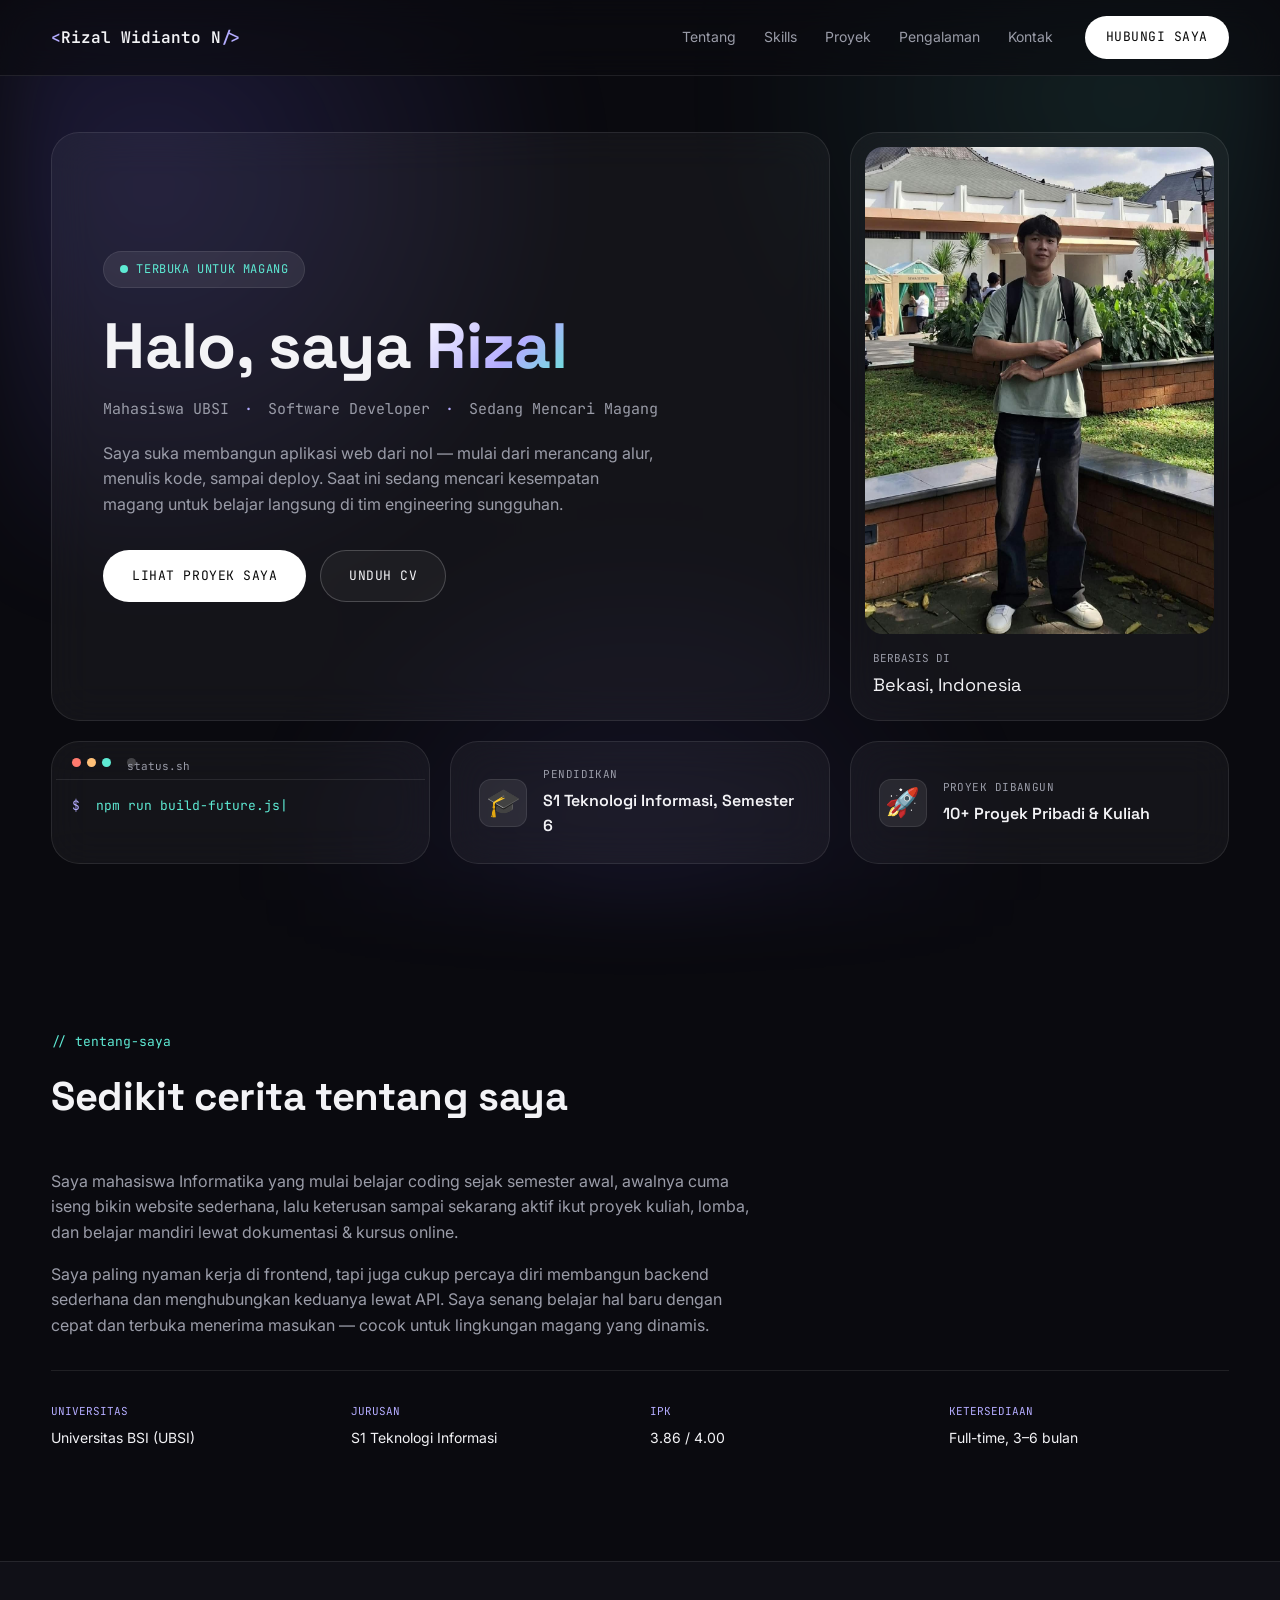
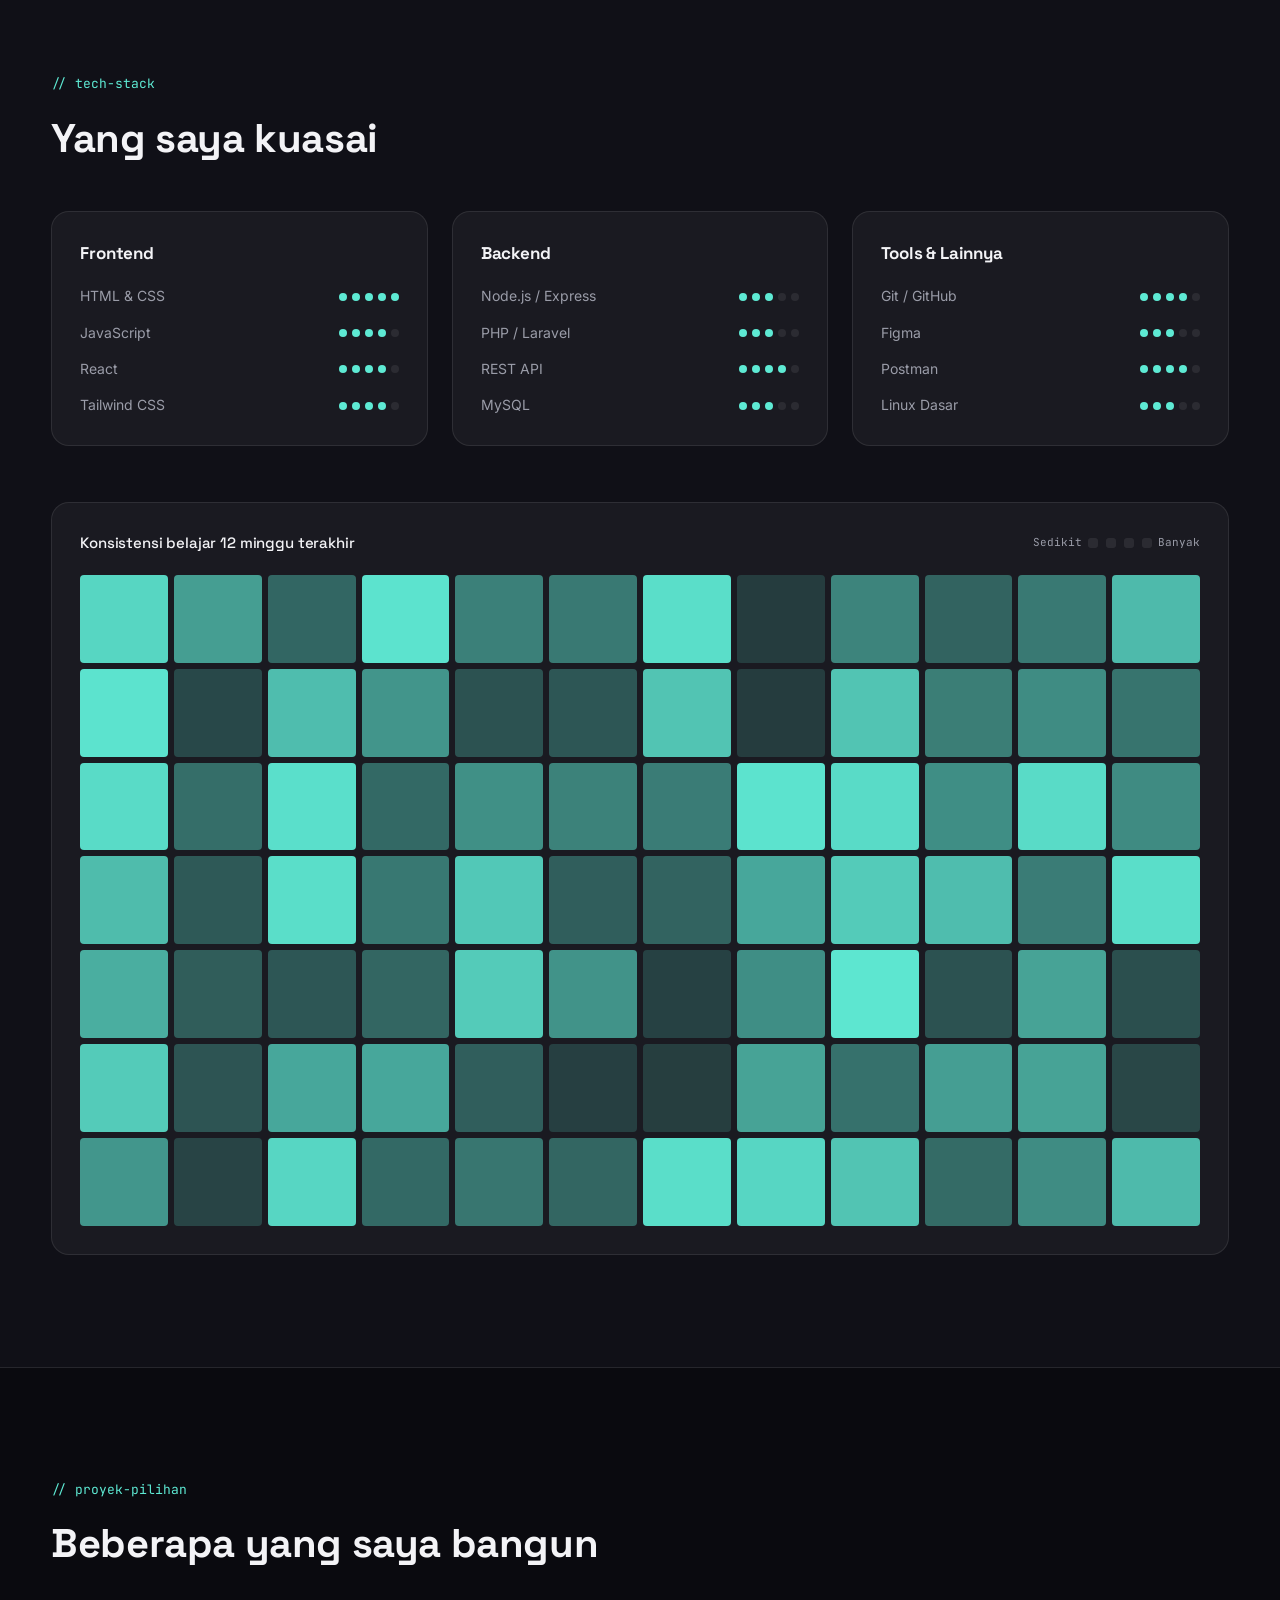
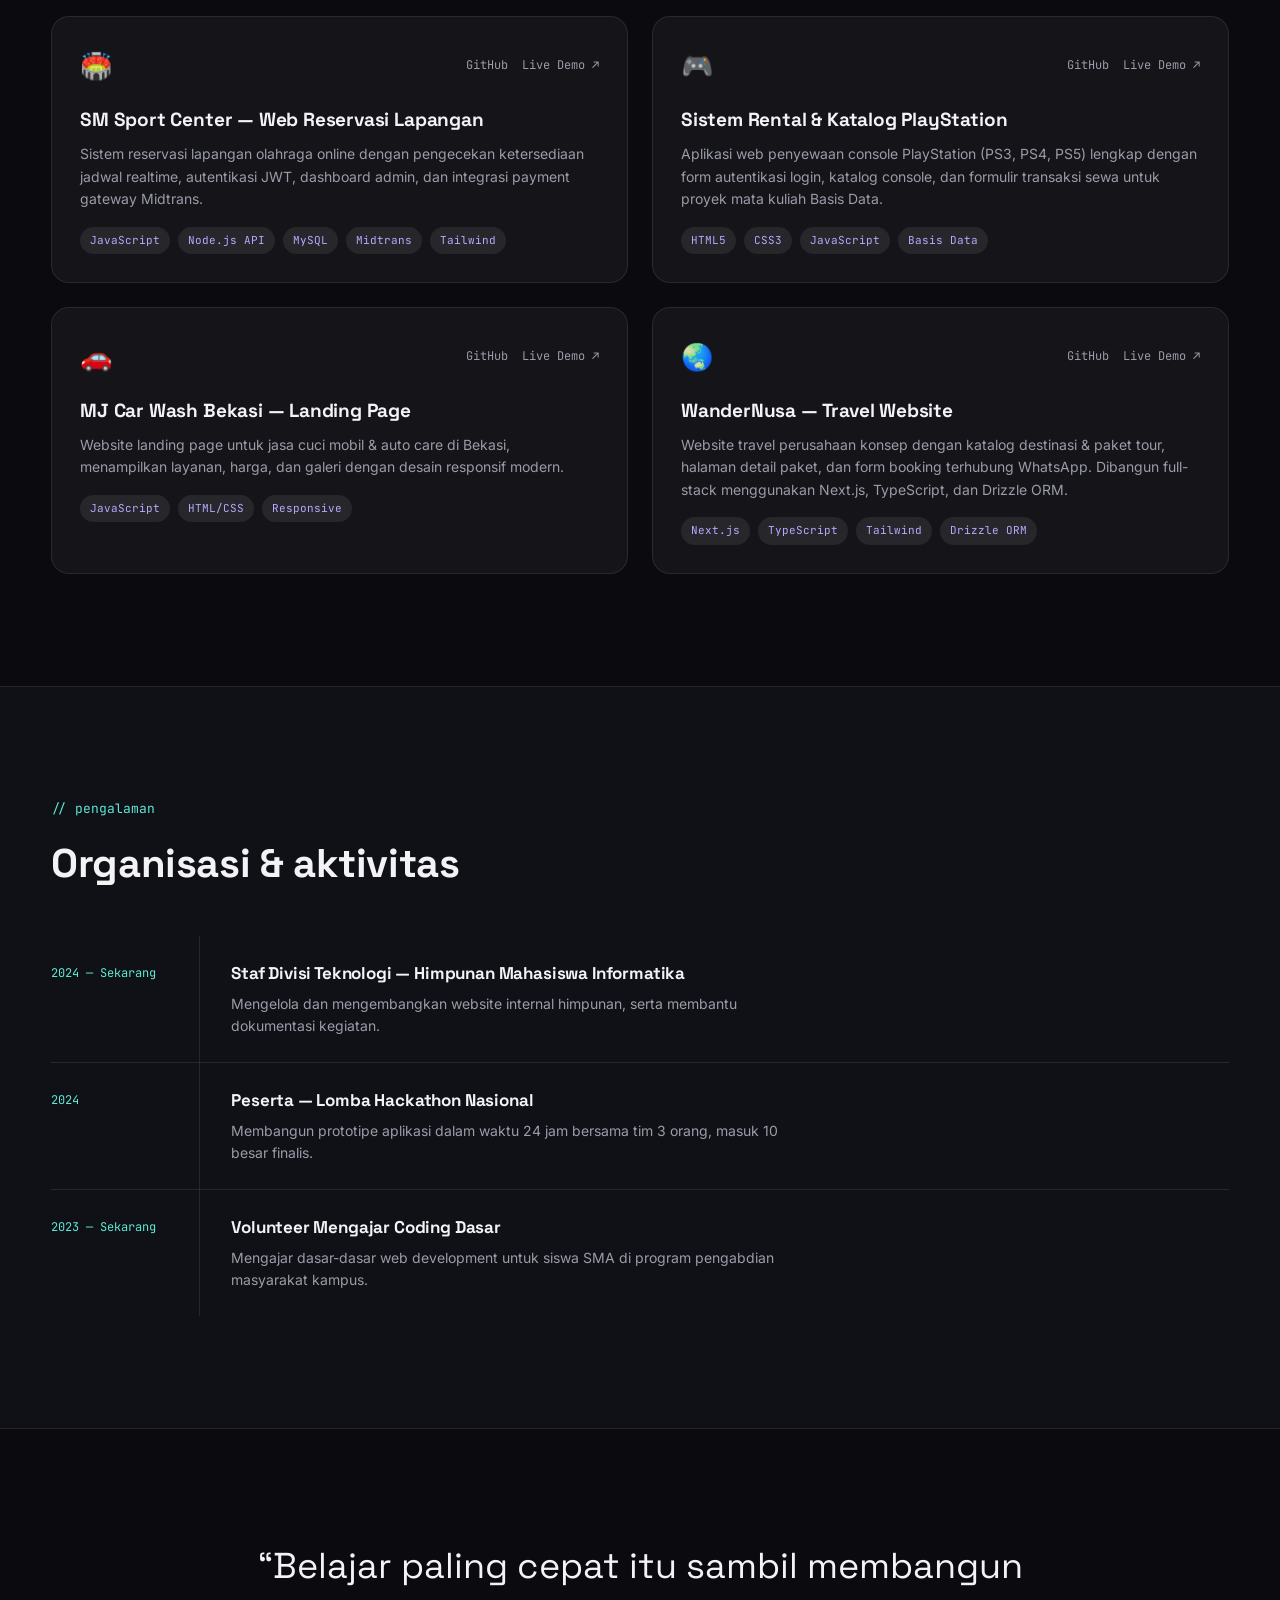
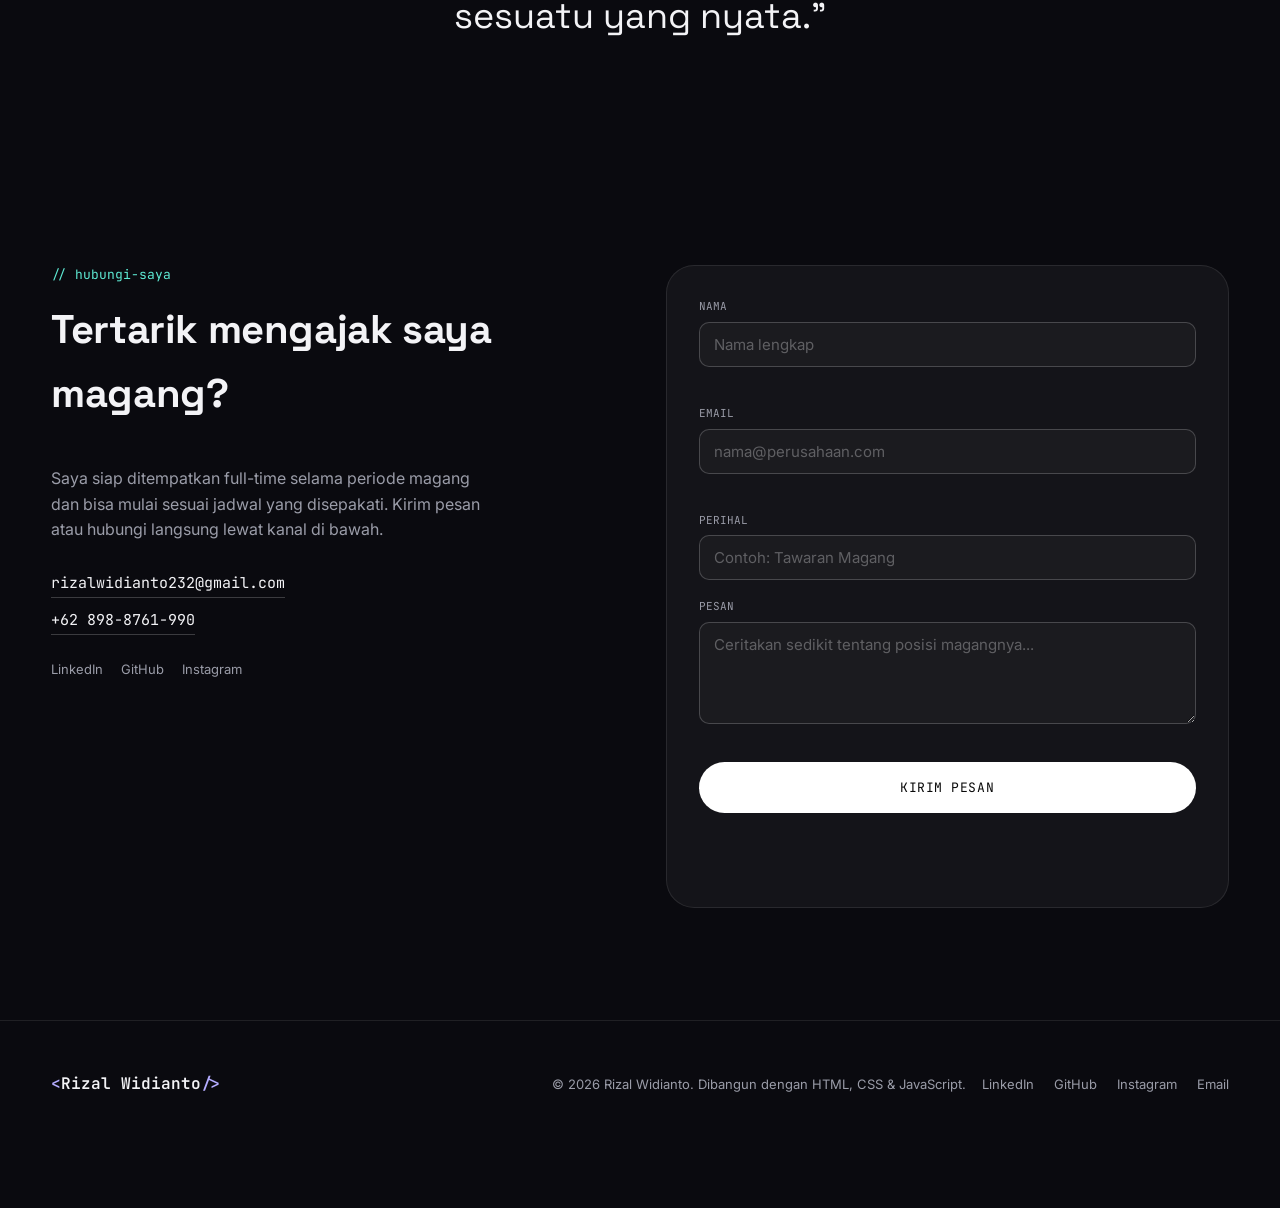
<file: index.html>
<!DOCTYPE html>
<html lang="id">

<head>
  <meta charset="UTF-8">
  <meta name="viewport" content="width=device-width, initial-scale=1.0">
  <title>Rizal Widianto — Software Developer Intern</title>
  <meta name="description"
    content="Portofolio Rizal Widianto, mahasiswa Informatika yang mencari kesempatan magang sebagai Software Developer.">
  <link rel="preconnect" href="https://fonts.googleapis.com">
  <link rel="preconnect" href="https://fonts.gstatic.com" crossorigin>
  <link
    href="https://fonts.googleapis.com/css2?family=Space+Grotesk:wght@400;500;600;700&family=Inter:wght@400;500;600;700&family=JetBrains+Mono:wght@400;500;600&display=swap"
    rel="stylesheet">
  <link rel="stylesheet" href="style.css">
</head>

<body>
  <div class="bg-glow" aria-hidden="true"></div>

  <!-- NAVBAR -->
  <header class="nav" id="nav">
    <div class="nav__inner">
      <a href="#top" class="nav__logo"><span class="nav__logo-bracket">&lt;</span>Rizal Widianto N<span
          class="nav__logo-bracket">/&gt;</span></a>
      <nav class="nav__links" id="navLinks">
        <a href="#tentang">Tentang</a>
        <a href="#skills">Skills</a>
        <a href="#proyek">Proyek</a>
        <a href="#pengalaman">Pengalaman</a>
        <a href="#kontak">Kontak</a>
      </nav>
      <a href="#kontak" class="btn btn--primary btn--small nav__cta">Hubungi Saya</a>
      <button class="nav__toggle" id="navToggle" aria-label="Buka menu" aria-expanded="false">
        <span></span><span></span><span></span>
      </button>
    </div>
  </header>

  <main id="top">

    <!-- HERO / BENTO -->
    <section class="hero">
      <div class="bento">

        <!-- Kartu intro utama -->
        <div class="cell cell--intro">
          <div class="badge">
            <span class="badge__dot"></span>
            Terbuka untuk Magang
          </div>
          <h1 class="hero__title">Halo, saya <span class="grad-text">Rizal</span></h1>
          <p class="hero__role">
            Mahasiswa UBSI <span class="sep">·</span> Software Developer <span class="sep">·</span> Sedang
            Mencari Magang
          </p>
          <p class="hero__desc">
            Saya suka membangun aplikasi web dari nol — mulai dari merancang alur, menulis kode,
            sampai deploy. Saat ini sedang mencari kesempatan magang untuk belajar langsung di
            tim engineering sungguhan.
          </p>
          <div class="hero__actions">
            <a href="#proyek" class="btn btn--primary">Lihat Proyek Saya</a>
            <a href="files/CV_Rizal_Widianto_Nugroho_EN.pdf" class="btn btn--ghost" target="_blank"
              rel="noopener noreferrer" download="CV_Rizal_Widianto_Nugroho_EN.pdf">Unduh CV</a>
          </div>
        </div>

        <!-- Kartu foto -->
        <div class="cell cell--photo">
          <div class="photo-frame">
            <img src="assets/profile.jpg" alt="Foto profil Rizal Widianto" class="profile-photo">
          </div>
          <div class="photo-caption">
            <span class="label">Berbasis di</span>
            <span class="value">Bekasi, Indonesia</span>
          </div>
        </div>

        <!-- Kartu terminal / status -->
        <div class="cell cell--terminal">
          <div class="terminal">
            <div class="terminal__bar">
              <span></span><span></span><span></span>
              <span class="terminal__title">status.sh</span>
            </div>
            <div class="terminal__body">
              <span class="terminal__prompt">$</span>
              <span id="typedText"></span><span class="terminal__cursor">|</span>
            </div>
          </div>
        </div>

        <!-- Kartu pendidikan singkat -->
        <div class="cell cell--stat">
          <span class="stat__icon">🎓</span>
          <div>
            <p class="stat__label">Pendidikan</p>
            <p class="stat__value">S1 Teknologi Informasi, Semester 6</p>
          </div>
        </div>

        <!-- Kartu proyek count -->
        <div class="cell cell--stat">
          <span class="stat__icon">🚀</span>
          <div>
            <p class="stat__label">Proyek Dibangun</p>
            <p class="stat__value">10+ Proyek Pribadi &amp; Kuliah</p>
          </div>
        </div>

      </div>
    </section>

    <!-- TENTANG -->
    <section class="section" id="tentang">
      <p class="eyebrow">// tentang-saya</p>
      <div class="about">
        <h2 class="section__title">Sedikit cerita tentang saya</h2>
        <p class="about__text">
          Saya mahasiswa Informatika yang mulai belajar coding sejak semester awal, awalnya
          cuma iseng bikin website sederhana, lalu keterusan sampai sekarang aktif ikut proyek
          kuliah, lomba, dan belajar mandiri lewat dokumentasi &amp; kursus online.
        </p>
        <p class="about__text">
          Saya paling nyaman kerja di frontend, tapi juga cukup percaya diri membangun backend
          sederhana dan menghubungkan keduanya lewat API. Saya senang belajar hal baru dengan
          cepat dan terbuka menerima masukan — cocok untuk lingkungan magang yang dinamis.
        </p>
        <div class="about__facts">
          <div class="fact"><span class="fact__label">Universitas</span>Universitas BSI (UBSI)</div>
          <div class="fact"><span class="fact__label">Jurusan</span>S1 Teknologi Informasi</div>
          <div class="fact"><span class="fact__label">IPK</span>3.86 / 4.00</div>
          <div class="fact"><span class="fact__label">Ketersediaan</span>Full-time, 3–6 bulan</div>
        </div>
      </div>
    </section>

    <!-- SKILLS -->
    <section class="section section--tint" id="skills">
      <p class="eyebrow">// tech-stack</p>
      <h2 class="section__title">Yang saya kuasai</h2>
      <div class="skills-grid">
        <div class="skill-group">
          <h3>Frontend</h3>
          <ul class="skill-list">
            <li><span>HTML &amp; CSS</span><i class="dots"><i data-lvl="5"></i></i></li>
            <li><span>JavaScript</span><i class="dots"><i data-lvl="4"></i></i></li>
            <li><span>React</span><i class="dots"><i data-lvl="4"></i></i></li>
            <li><span>Tailwind CSS</span><i class="dots"><i data-lvl="4"></i></i></li>
          </ul>
        </div>
        <div class="skill-group">
          <h3>Backend</h3>
          <ul class="skill-list">
            <li><span>Node.js / Express</span><i class="dots"><i data-lvl="3"></i></i></li>
            <li><span>PHP / Laravel</span><i class="dots"><i data-lvl="3"></i></i></li>
            <li><span>REST API</span><i class="dots"><i data-lvl="4"></i></i></li>
            <li><span>MySQL</span><i class="dots"><i data-lvl="3"></i></i></li>
          </ul>
        </div>
        <div class="skill-group">
          <h3>Tools &amp; Lainnya</h3>
          <ul class="skill-list">
            <li><span>Git / GitHub</span><i class="dots"><i data-lvl="4"></i></i></li>
            <li><span>Figma</span><i class="dots"><i data-lvl="3"></i></i></li>
            <li><span>Postman</span><i class="dots"><i data-lvl="4"></i></i></li>
            <li><span>Linux Dasar</span><i class="dots"><i data-lvl="3"></i></i></li>
          </ul>
        </div>
      </div>

      <div class="activity">
        <div class="activity__head">
          <h3>Konsistensi belajar 12 minggu terakhir</h3>
          <span class="activity__legend">Sedikit <i></i><i></i><i></i><i></i> Banyak</span>
        </div>
        <div class="activity__grid" id="activityGrid"></div>
      </div>
    </section>

    <!-- PROYEK -->
    <section class="section" id="proyek">
      <p class="eyebrow">// proyek-pilihan</p>
      <h2 class="section__title">Beberapa yang saya bangun</h2>
      <div class="projects">
        <article class="project">
          <div class="project__top">
            <span class="project__icon">🏟️</span>
            <div class="project__links">
              <a href="https://github.com/jalll06/web-reservasi" target="_blank" rel="noopener"
                aria-label="Lihat kode di GitHub">GitHub</a>
              <a href="https://smsport-three.vercel.app/" target="_blank" rel="noopener"
                aria-label="Lihat live demo aplikasi">Live Demo ↗</a>
            </div>
          </div>
          <h3>SM Sport Center — Web Reservasi Lapangan</h3>
          <p>Sistem reservasi lapangan olahraga online dengan pengecekan ketersediaan jadwal realtime, autentikasi JWT,
            dashboard admin, dan integrasi payment gateway Midtrans.</p>
          <div class="tags"><span>JavaScript</span><span>Node.js
              API</span><span>MySQL</span><span>Midtrans</span><span>Tailwind</span></div>
        </article>
        <article class="project">
          <div class="project__top">
            <span class="project__icon">🎮</span>
            <div class="project__links">
              <a href="https://github.com/jalll06/project-basis-data" target="_blank" rel="noopener"
                aria-label="Lihat kode di GitHub">GitHub</a>
              <a href="https://project-basis-data-mado.vercel.app/" target="_blank" rel="noopener"
                aria-label="Lihat live demo aplikasi">Live Demo ↗</a>
            </div>
          </div>
          <h3>Sistem Rental &amp; Katalog PlayStation</h3>
          <p>Aplikasi web penyewaan console PlayStation (PS3, PS4, PS5) lengkap dengan form autentikasi login, katalog
            console, dan formulir transaksi sewa untuk proyek mata kuliah Basis Data.</p>
          <div class="tags"><span>HTML5</span><span>CSS3</span><span>JavaScript</span><span>Basis Data</span></div>
        </article>
        <article class="project">
          <div class="project__top">
            <span class="project__icon">🚗</span>
            <div class="project__links">
              <a href="https://github.com/jalll06/mj-car-wash-website" target="_blank" rel="noopener"
                aria-label="Lihat kode di GitHub">GitHub</a>
              <a href="https://mj-car-wash-demo.vercel.app/" target="_blank" rel="noopener"
                aria-label="Lihat live demo aplikasi">Live Demo ↗</a>
            </div>
          </div>
          <h3>MJ Car Wash Bekasi — Landing Page</h3>
          <p>Website landing page untuk jasa cuci mobil &amp; auto care di Bekasi, menampilkan layanan, harga, dan galeri
            dengan desain responsif modern.</p>
          <div class="tags"><span>JavaScript</span><span>HTML/CSS</span><span>Responsive</span></div>
        </article>
        <article class="project">
          <div class="project__top">
            <span class="project__icon">🌏</span>
            <div class="project__links">
              <a href="https://github.com/jalll06/wander-travel" target="_blank" rel="noopener"
                aria-label="Lihat kode di GitHub">GitHub</a>
              <a href="https://jalll06-wander-travel.vercel.app/" target="_blank" rel="noopener"
                aria-label="Lihat live demo aplikasi">Live Demo ↗</a>
            </div>
          </div>
          <h3>WanderNusa — Travel Website</h3>
          <p>Website travel perusahaan konsep dengan katalog destinasi &amp; paket tour, halaman detail paket, dan form
            booking terhubung WhatsApp. Dibangun full-stack menggunakan Next.js, TypeScript, dan Drizzle ORM.</p>
          <div class="tags"><span>Next.js</span><span>TypeScript</span><span>Tailwind</span><span>Drizzle ORM</span></div>
        </article>
      </div>
    </section>

    <!-- PENGALAMAN -->
    <section class="section section--tint" id="pengalaman">
      <p class="eyebrow">// pengalaman</p>
      <h2 class="section__title">Organisasi &amp; aktivitas</h2>
      <div class="timeline">
        <div class="timeline__item">
          <div class="timeline__date">2024 — Sekarang</div>
          <div class="timeline__content">
            <h3>Staf Divisi Teknologi — Himpunan Mahasiswa Informatika</h3>
            <p>Mengelola dan mengembangkan website internal himpunan, serta membantu dokumentasi kegiatan.</p>
          </div>
        </div>
        <div class="timeline__item">
          <div class="timeline__date">2024</div>
          <div class="timeline__content">
            <h3>Peserta — Lomba Hackathon Nasional</h3>
            <p>Membangun prototipe aplikasi dalam waktu 24 jam bersama tim 3 orang, masuk 10 besar finalis.</p>
          </div>
        </div>
        <div class="timeline__item">
          <div class="timeline__date">2023 — Sekarang</div>
          <div class="timeline__content">
            <h3>Volunteer Mengajar Coding Dasar</h3>
            <p>Mengajar dasar-dasar web development untuk siswa SMA di program pengabdian masyarakat kampus.</p>
          </div>
        </div>
      </div>
    </section>

    <!-- QUOTE -->
    <section class="quote">
      <p>&ldquo;Belajar paling cepat itu sambil membangun sesuatu yang nyata.&rdquo;</p>
    </section>

    <!-- KONTAK -->
    <section class="section contact" id="kontak">
      <div class="contact__grid">
        <div class="contact__intro">
          <p class="eyebrow">// hubungi-saya</p>
          <h2 class="section__title">Tertarik mengajak saya magang?</h2>
          <p class="contact__text">
            Saya siap ditempatkan full-time selama periode magang dan bisa mulai sesuai jadwal
            yang disepakati. Kirim pesan atau hubungi langsung lewat kanal di bawah.
          </p>
          <div class="contact__links">
            <a href="mailto:rizalwidianto232@gmail.com">rizalwidianto232@gmail.com</a>
            <a href="tel:+628988761990">+62 898-8761-990</a>
          </div>
          <div class="contact__social">
            <a href="https://www.linkedin.com/in/rizal-widianto-98a55142b/" target="_blank" rel="noopener noreferrer">LinkedIn</a>
            <a href="https://github.com/jalll06" target="_blank" rel="noopener noreferrer">GitHub</a>
            <a href="https://www.instagram.com/rzllwdnt_/" target="_blank" rel="noopener noreferrer">Instagram</a>
          </div>
        </div>

        <form class="contact__form" id="contactForm" novalidate>
          <div class="field">
            <label for="name">Nama</label>
            <input type="text" id="name" name="name" placeholder="Nama lengkap" required>
            <span class="field__error" data-error="name"></span>
          </div>
          <div class="field">
            <label for="email">Email</label>
            <input type="email" id="email" name="email" placeholder="nama@perusahaan.com" required>
            <span class="field__error" data-error="email"></span>
          </div>
          <div class="field">
            <label for="subject">Perihal</label>
            <input type="text" id="subject" name="subject" placeholder="Contoh: Tawaran Magang">
          </div>
          <div class="field">
            <label for="message">Pesan</label>
            <textarea id="message" name="message" rows="4" placeholder="Ceritakan sedikit tentang posisi magangnya..."
              required></textarea>
            <span class="field__error" data-error="message"></span>
          </div>
          <button type="submit" class="btn btn--primary btn--full">
            <span class="btn__label">Kirim Pesan</span>
          </button>
          <p class="form__status" id="formStatus" role="status" aria-live="polite"></p>
        </form>
      </div>
    </section>

  </main>

  <footer class="footer">
    <div class="footer__inner">
      <a href="#top" class="nav__logo"><span class="nav__logo-bracket">&lt;</span>Rizal Widianto<span
          class="nav__logo-bracket">/&gt;</span></a>
      <p>&copy; <span id="year"></span> Rizal Widianto. Dibangun dengan HTML, CSS &amp; JavaScript.</p>
      <div class="footer__links">
        <a href="https://www.linkedin.com/in/rizal-widianto-98a55142b/" target="_blank" rel="noopener noreferrer">LinkedIn</a>
        <a href="https://github.com/jalll06" target="_blank" rel="noopener noreferrer">GitHub</a>
        <a href="https://www.instagram.com/rzllwdnt_/" target="_blank" rel="noopener noreferrer">Instagram</a>
        <a href="mailto:rizalwidianto232@gmail.com">Email</a>
      </div>
    </div>
  </footer>

  <button class="to-top" id="toTop" aria-label="Kembali ke atas">↑</button>

  <!-- Bottom nav mobile ala referensi -->
  <nav class="mobile-dock" aria-label="Navigasi cepat">
    <a href="#top" aria-label="Beranda" class="is-active"><span>⌂</span></a>
    <a href="#proyek" aria-label="Proyek"><span>▤</span></a>
    <a href="#skills" aria-label="Skills"><span>⌨</span></a>
    <a href="#kontak" aria-label="Kontak"><span>✉</span></a>
  </nav>

  <script src="script.js"></script>
</body>

</html>
</file>
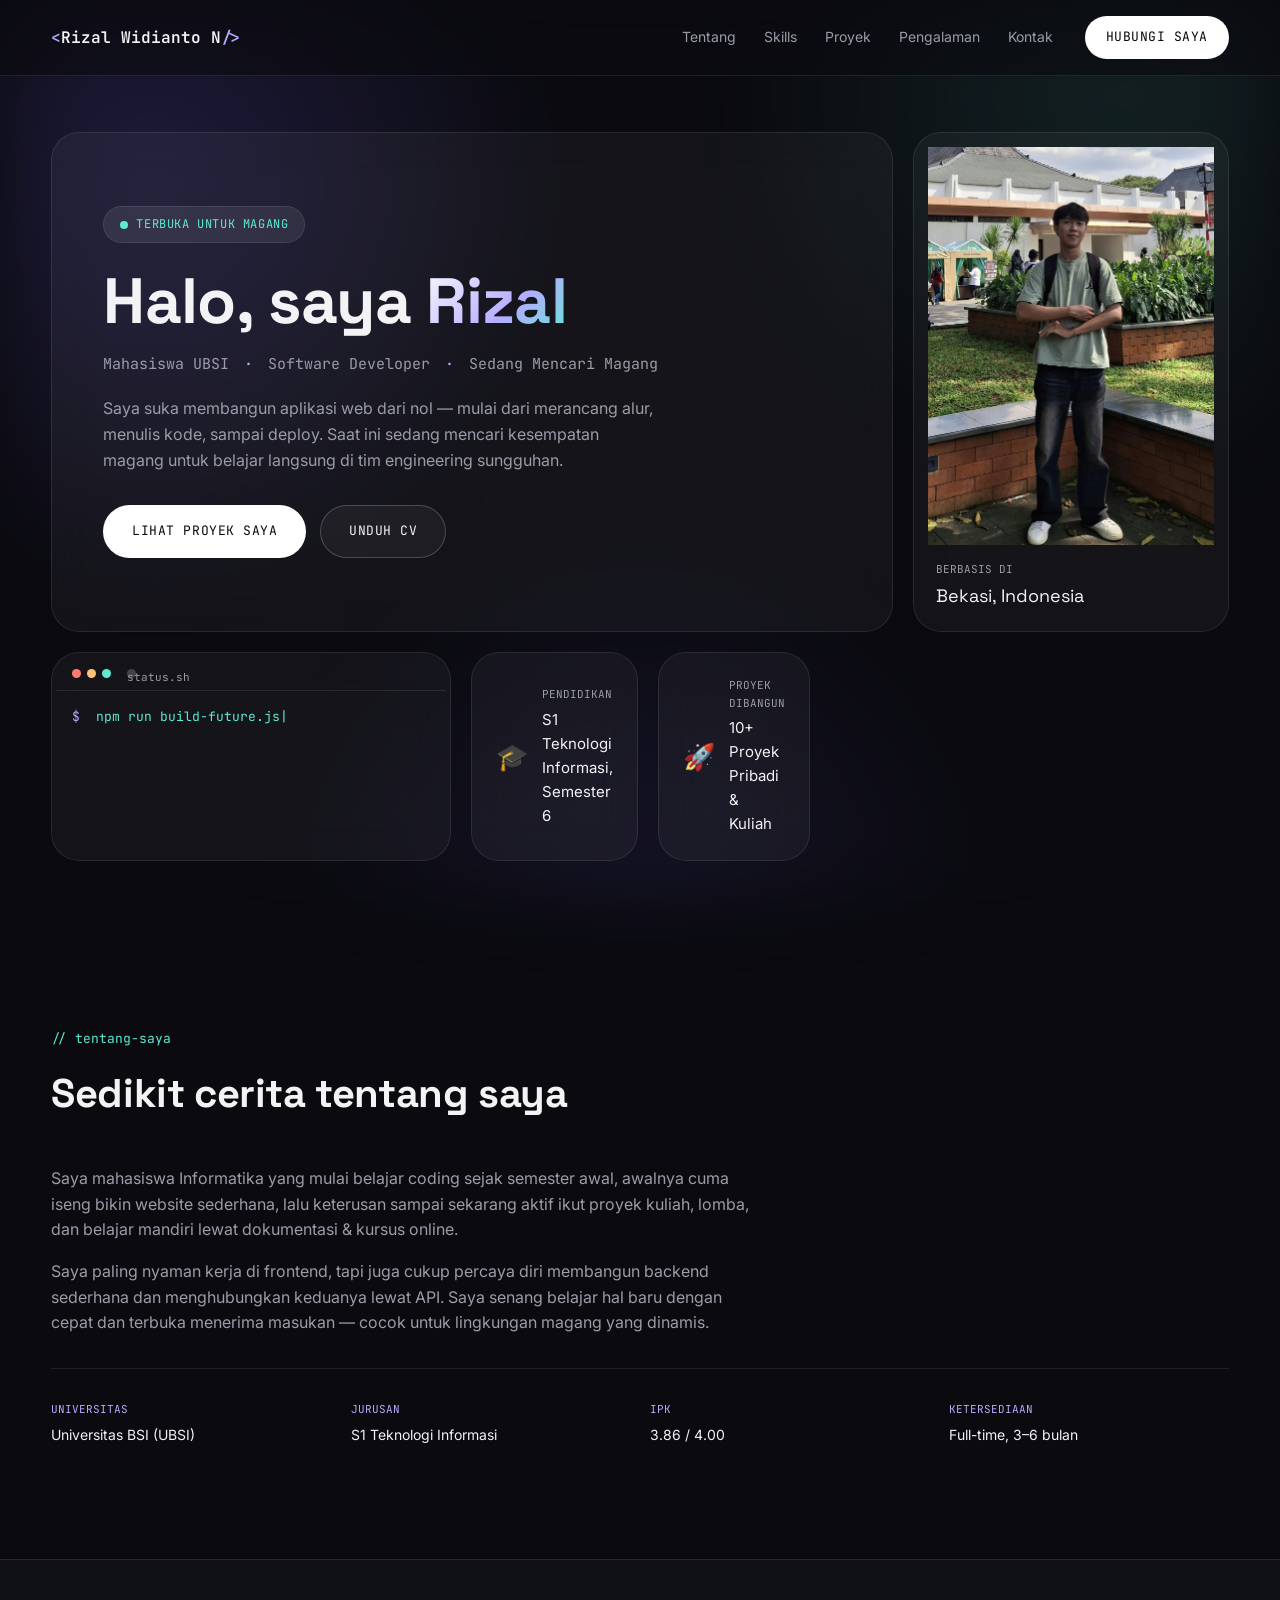
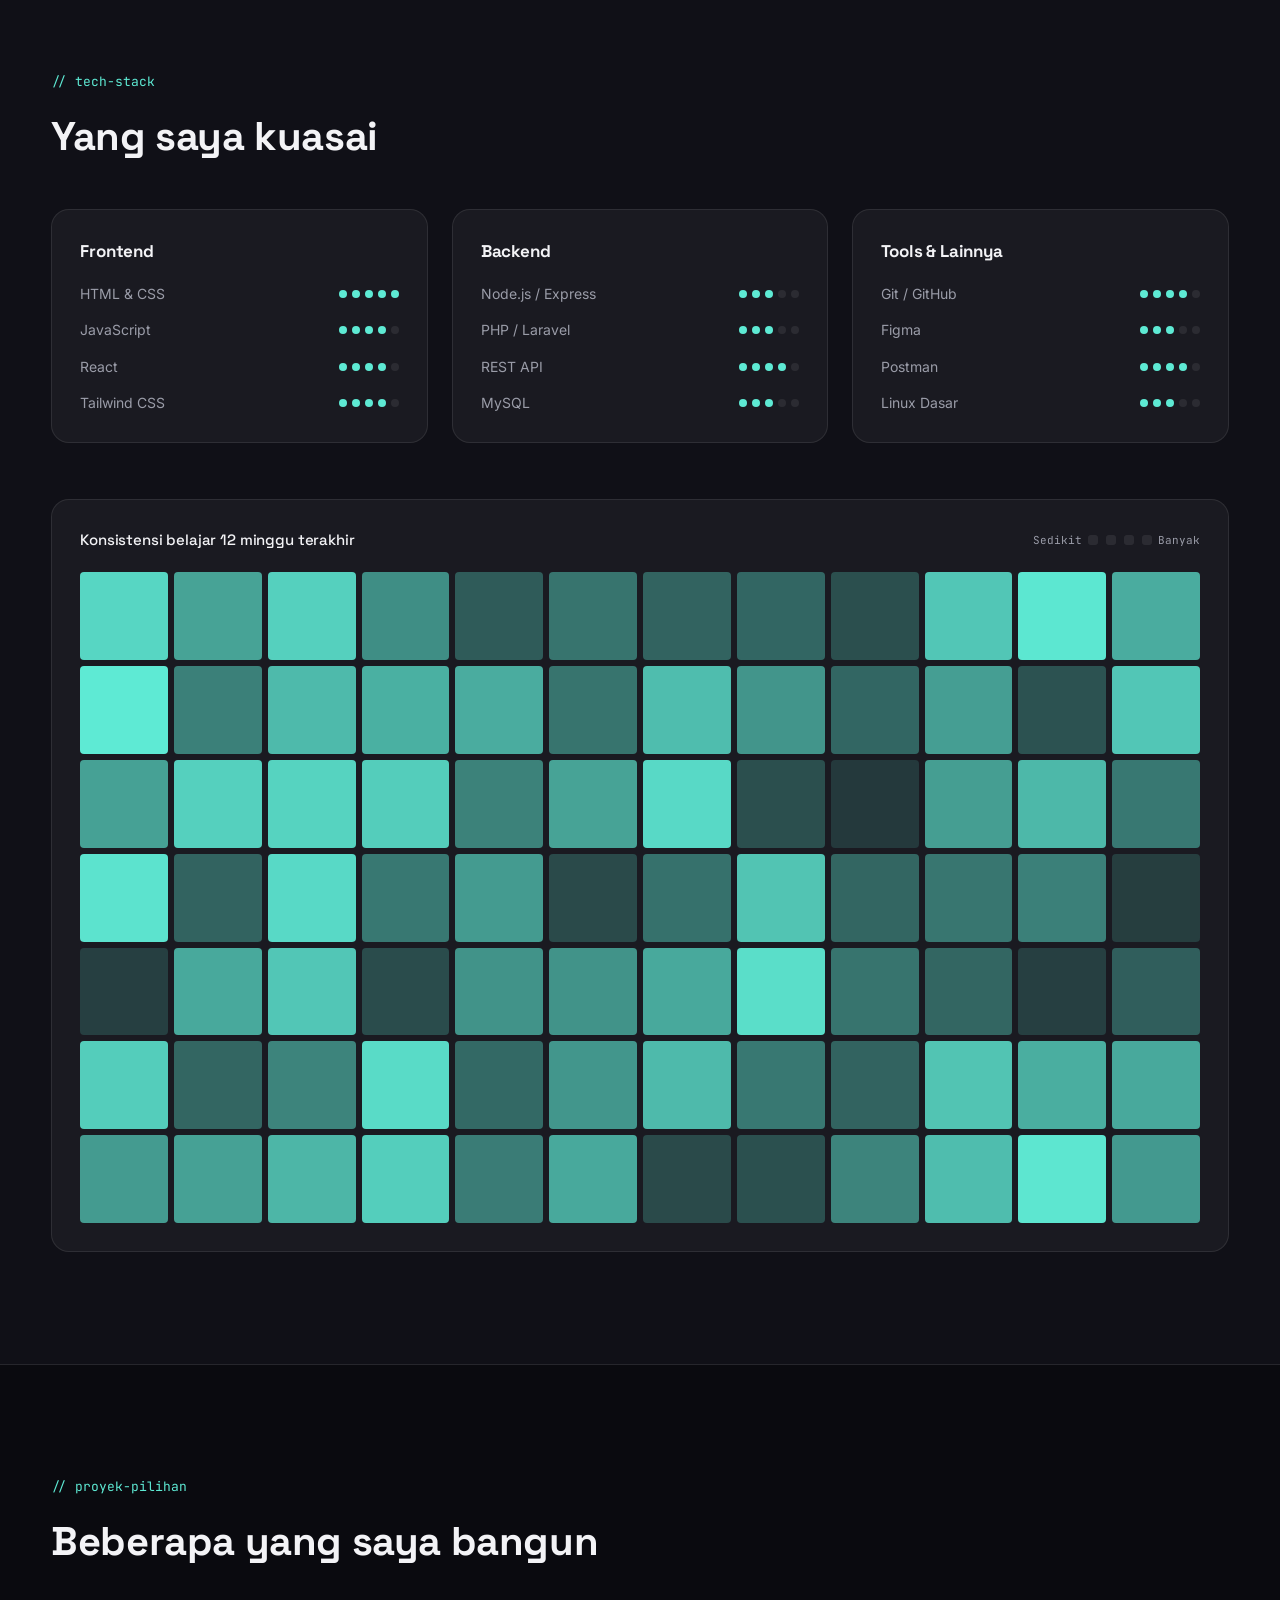
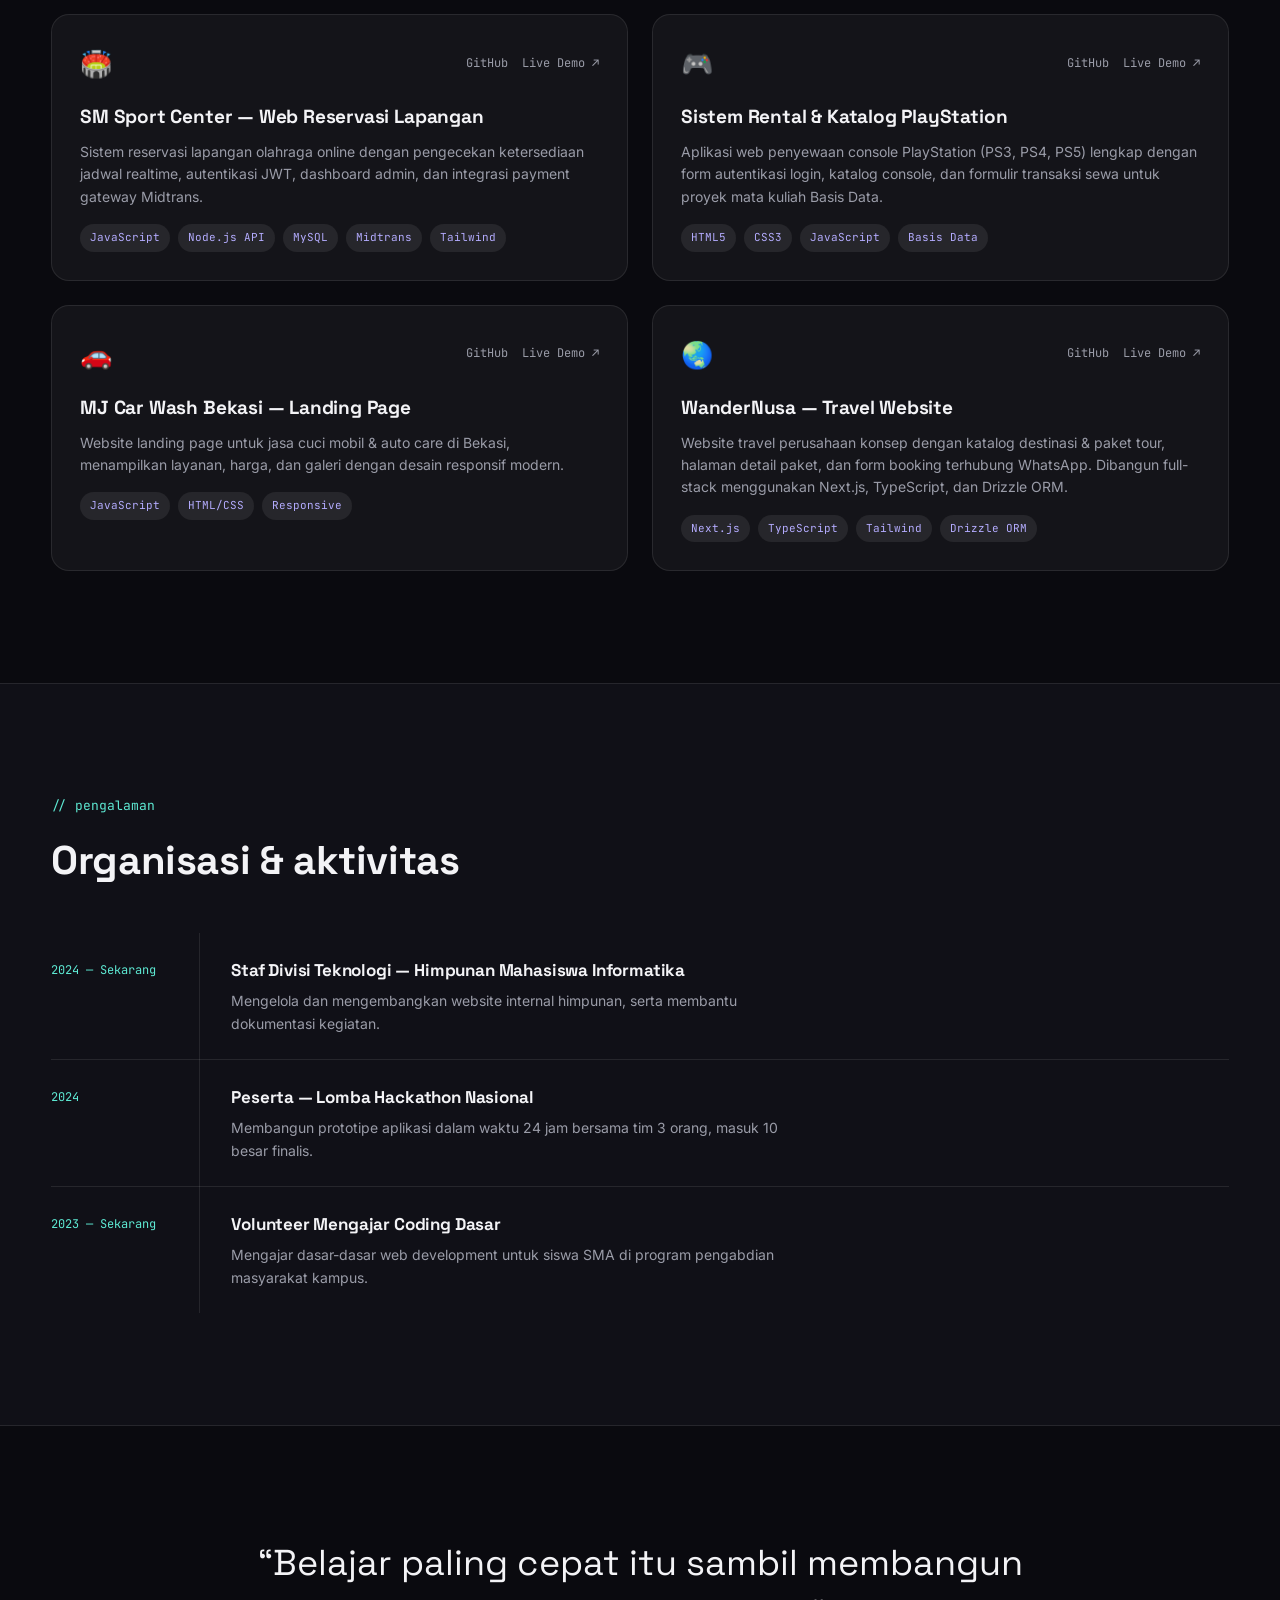
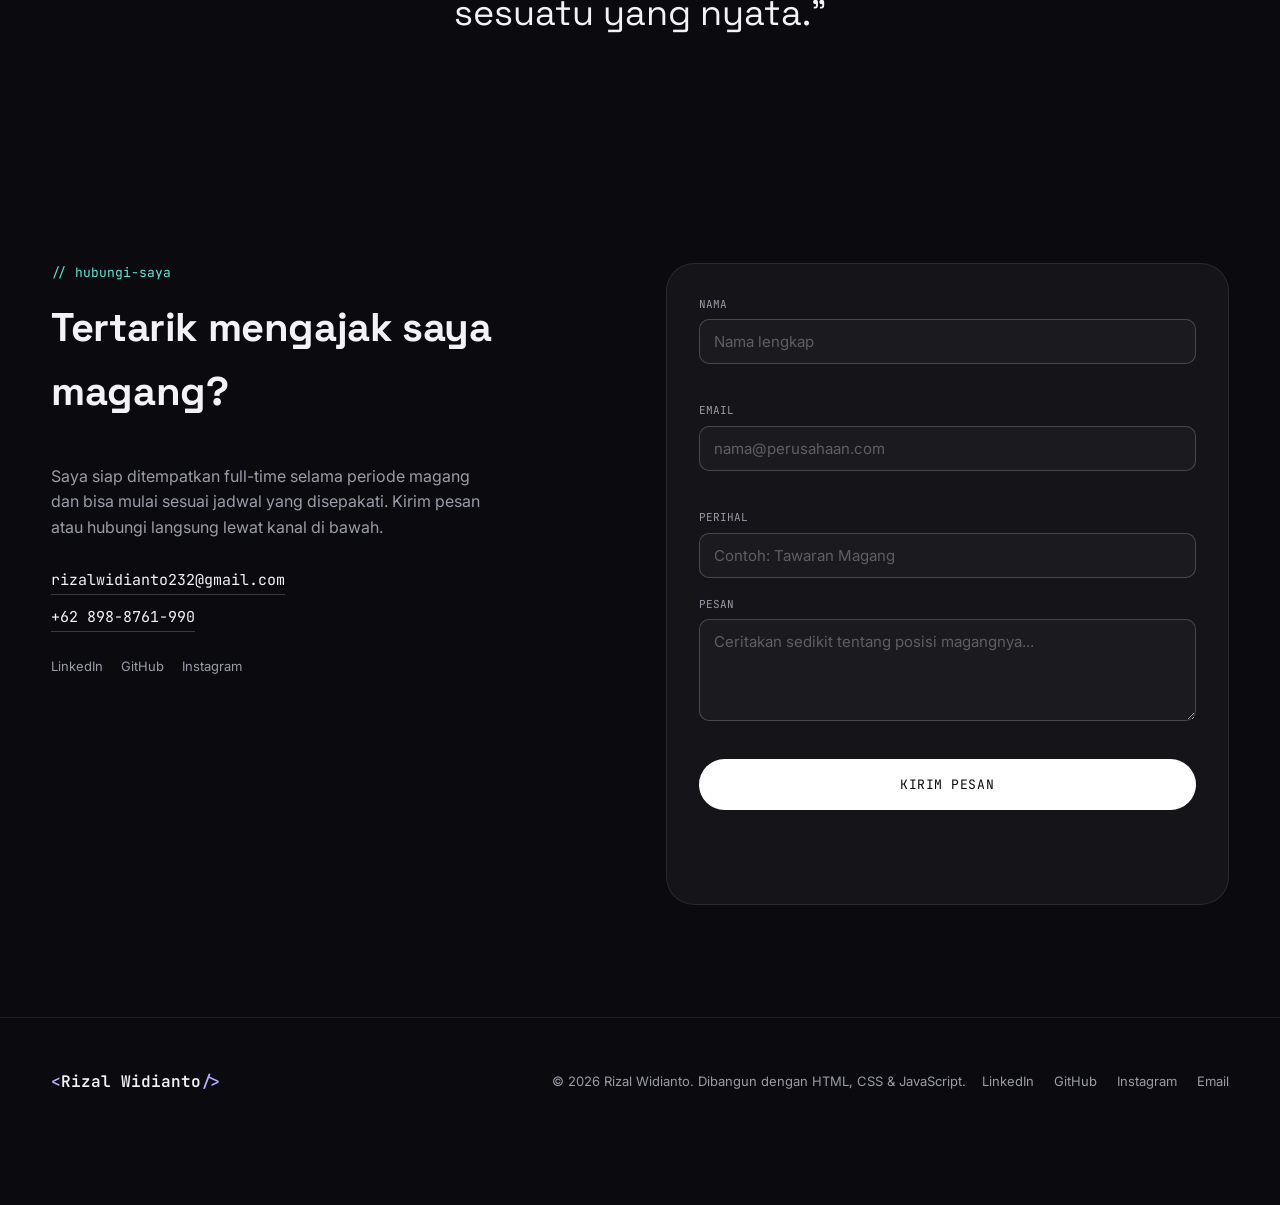
<file: protofolio/index.html>
<!DOCTYPE html>
<html lang="id">

<head>
  <meta charset="UTF-8">
  <meta name="viewport" content="width=device-width, initial-scale=1.0">
  <title>Rizal Widianto — Software Developer Intern</title>
  <meta name="description"
    content="Portofolio Rizal Widianto, mahasiswa Informatika yang mencari kesempatan magang sebagai Software Developer.">
  <link rel="preconnect" href="https://fonts.googleapis.com">
  <link rel="preconnect" href="https://fonts.gstatic.com" crossorigin>
  <link
    href="https://fonts.googleapis.com/css2?family=Space+Grotesk:wght@400;500;600;700&family=Inter:wght@400;500;600;700&family=JetBrains+Mono:wght@400;500;600&display=swap"
    rel="stylesheet">
  <link rel="stylesheet" href="style.css">
</head>

<body>
  <div class="bg-glow" aria-hidden="true"></div>

  <!-- NAVBAR -->
  <header class="nav" id="nav">
    <div class="nav__inner">
      <a href="#top" class="nav__logo"><span class="nav__logo-bracket">&lt;</span>Rizal Widianto N<span
          class="nav__logo-bracket">/&gt;</span></a>
      <nav class="nav__links" id="navLinks">
        <a href="#tentang">Tentang</a>
        <a href="#skills">Skills</a>
        <a href="#proyek">Proyek</a>
        <a href="#pengalaman">Pengalaman</a>
        <a href="#kontak">Kontak</a>
      </nav>
      <a href="#kontak" class="btn btn--primary btn--small nav__cta">Hubungi Saya</a>
      <button class="nav__toggle" id="navToggle" aria-label="Buka menu" aria-expanded="false">
        <span></span><span></span><span></span>
      </button>
    </div>
  </header>

  <main id="top">

    <!-- HERO / BENTO -->
    <section class="hero">
      <div class="bento">

        <!-- Kartu intro utama -->
        <div class="cell cell--intro">
          <div class="badge">
            <span class="badge__dot"></span>
            Terbuka untuk Magang
          </div>
          <h1 class="hero__title">Halo, saya <span class="grad-text">Rizal</span></h1>
          <p class="hero__role">
            Mahasiswa UBSI <span class="sep">·</span> Software Developer <span class="sep">·</span> Sedang
            Mencari Magang
          </p>
          <p class="hero__desc">
            Saya suka membangun aplikasi web dari nol — mulai dari merancang alur, menulis kode,
            sampai deploy. Saat ini sedang mencari kesempatan magang untuk belajar langsung di
            tim engineering sungguhan.
          </p>
          <div class="hero__actions">
            <a href="#proyek" class="btn btn--primary">Lihat Proyek Saya</a>
            <a href="../files/CV_Rizal_Widianto_Nugroho_EN.pdf" class="btn btn--ghost" target="_blank"
              rel="noopener noreferrer" download="CV_Rizal_Widianto_Nugroho_EN.pdf">Unduh CV</a>
          </div>
        </div>

        <!-- Kartu foto -->
        <div class="cell cell--photo">
          <div class="photo-frame">
            <img src="assets/profile.jpg" alt="Foto profil Rizal Widianto" class="profile-photo">
          </div>
          <div class="photo-caption">
            <span class="label">Berbasis di</span>
            <span class="value">Bekasi, Indonesia</span>
          </div>
        </div>

        <!-- Kartu terminal / status -->
        <div class="cell cell--terminal">
          <div class="terminal">
            <div class="terminal__bar">
              <span></span><span></span><span></span>
              <span class="terminal__title">status.sh</span>
            </div>
            <div class="terminal__body">
              <span class="terminal__prompt">$</span>
              <span id="typedText"></span><span class="terminal__cursor">|</span>
            </div>
          </div>
        </div>

        <!-- Kartu pendidikan singkat -->
        <div class="cell cell--stat">
          <span class="stat__icon">🎓</span>
          <div>
            <p class="stat__label">Pendidikan</p>
            <p class="stat__value">S1 Teknologi Informasi, Semester 6</p>
          </div>
        </div>

        <!-- Kartu proyek count -->
        <div class="cell cell--stat">
          <span class="stat__icon">🚀</span>
          <div>
            <p class="stat__label">Proyek Dibangun</p>
            <p class="stat__value">10+ Proyek Pribadi &amp; Kuliah</p>
          </div>
        </div>

      </div>
    </section>

    <!-- TENTANG -->
    <section class="section" id="tentang">
      <p class="eyebrow">// tentang-saya</p>
      <div class="about">
        <h2 class="section__title">Sedikit cerita tentang saya</h2>
        <p class="about__text">
          Saya mahasiswa Informatika yang mulai belajar coding sejak semester awal, awalnya
          cuma iseng bikin website sederhana, lalu keterusan sampai sekarang aktif ikut proyek
          kuliah, lomba, dan belajar mandiri lewat dokumentasi &amp; kursus online.
        </p>
        <p class="about__text">
          Saya paling nyaman kerja di frontend, tapi juga cukup percaya diri membangun backend
          sederhana dan menghubungkan keduanya lewat API. Saya senang belajar hal baru dengan
          cepat dan terbuka menerima masukan — cocok untuk lingkungan magang yang dinamis.
        </p>
        <div class="about__facts">
          <div class="fact"><span class="fact__label">Universitas</span>Universitas BSI (UBSI)</div>
          <div class="fact"><span class="fact__label">Jurusan</span>S1 Teknologi Informasi</div>
          <div class="fact"><span class="fact__label">IPK</span>3.86 / 4.00</div>
          <div class="fact"><span class="fact__label">Ketersediaan</span>Full-time, 3–6 bulan</div>
        </div>
      </div>
    </section>

    <!-- SKILLS -->
    <section class="section section--tint" id="skills">
      <p class="eyebrow">// tech-stack</p>
      <h2 class="section__title">Yang saya kuasai</h2>
      <div class="skills-grid">
        <div class="skill-group">
          <h3>Frontend</h3>
          <ul class="skill-list">
            <li><span>HTML &amp; CSS</span><i class="dots"><i data-lvl="5"></i></i></li>
            <li><span>JavaScript</span><i class="dots"><i data-lvl="4"></i></i></li>
            <li><span>React</span><i class="dots"><i data-lvl="4"></i></i></li>
            <li><span>Tailwind CSS</span><i class="dots"><i data-lvl="4"></i></i></li>
          </ul>
        </div>
        <div class="skill-group">
          <h3>Backend</h3>
          <ul class="skill-list">
            <li><span>Node.js / Express</span><i class="dots"><i data-lvl="3"></i></i></li>
            <li><span>PHP / Laravel</span><i class="dots"><i data-lvl="3"></i></i></li>
            <li><span>REST API</span><i class="dots"><i data-lvl="4"></i></i></li>
            <li><span>MySQL</span><i class="dots"><i data-lvl="3"></i></i></li>
          </ul>
        </div>
        <div class="skill-group">
          <h3>Tools &amp; Lainnya</h3>
          <ul class="skill-list">
            <li><span>Git / GitHub</span><i class="dots"><i data-lvl="4"></i></i></li>
            <li><span>Figma</span><i class="dots"><i data-lvl="3"></i></i></li>
            <li><span>Postman</span><i class="dots"><i data-lvl="4"></i></i></li>
            <li><span>Linux Dasar</span><i class="dots"><i data-lvl="3"></i></i></li>
          </ul>
        </div>
      </div>

      <div class="activity">
        <div class="activity__head">
          <h3>Konsistensi belajar 12 minggu terakhir</h3>
          <span class="activity__legend">Sedikit <i></i><i></i><i></i><i></i> Banyak</span>
        </div>
        <div class="activity__grid" id="activityGrid"></div>
      </div>
    </section>

    <!-- PROYEK -->
    <section class="section" id="proyek">
      <p class="eyebrow">// proyek-pilihan</p>
      <h2 class="section__title">Beberapa yang saya bangun</h2>
      <div class="projects">
        <article class="project">
          <div class="project__top">
            <span class="project__icon">🏟️</span>
            <div class="project__links">
              <a href="https://github.com/jalll06/web-reservasi" target="_blank" rel="noopener"
                aria-label="Lihat kode di GitHub">GitHub</a>
              <a href="https://smsport-three.vercel.app/" target="_blank" rel="noopener"
                aria-label="Lihat live demo aplikasi">Live Demo ↗</a>
            </div>
          </div>
          <h3>SM Sport Center — Web Reservasi Lapangan</h3>
          <p>Sistem reservasi lapangan olahraga online dengan pengecekan ketersediaan jadwal realtime, autentikasi JWT,
            dashboard admin, dan integrasi payment gateway Midtrans.</p>
          <div class="tags"><span>JavaScript</span><span>Node.js
              API</span><span>MySQL</span><span>Midtrans</span><span>Tailwind</span></div>
        </article>
        <article class="project">
          <div class="project__top">
            <span class="project__icon">🎮</span>
            <div class="project__links">
              <a href="https://github.com/jalll06/project-basis-data" target="_blank" rel="noopener"
                aria-label="Lihat kode di GitHub">GitHub</a>
              <a href="https://project-basis-data-mado.vercel.app/" target="_blank" rel="noopener"
                aria-label="Lihat live demo aplikasi">Live Demo ↗</a>
            </div>
          </div>
          <h3>Sistem Rental &amp; Katalog PlayStation</h3>
          <p>Aplikasi web penyewaan console PlayStation (PS3, PS4, PS5) lengkap dengan form autentikasi login, katalog
            console, dan formulir transaksi sewa untuk proyek mata kuliah Basis Data.</p>
          <div class="tags"><span>HTML5</span><span>CSS3</span><span>JavaScript</span><span>Basis Data</span></div>
        </article>
        <article class="project">
          <div class="project__top">
            <span class="project__icon">🚗</span>
            <div class="project__links">
              <a href="https://github.com/jalll06/mj-car-wash-website" target="_blank" rel="noopener"
                aria-label="Lihat kode di GitHub">GitHub</a>
              <a href="https://mj-car-wash-demo.vercel.app/" target="_blank" rel="noopener"
                aria-label="Lihat live demo aplikasi">Live Demo ↗</a>
            </div>
          </div>
          <h3>MJ Car Wash Bekasi — Landing Page</h3>
          <p>Website landing page untuk jasa cuci mobil &amp; auto care di Bekasi, menampilkan layanan, harga, dan galeri
            dengan desain responsif modern.</p>
          <div class="tags"><span>JavaScript</span><span>HTML/CSS</span><span>Responsive</span></div>
        </article>
        <article class="project">
          <div class="project__top">
            <span class="project__icon">🌏</span>
            <div class="project__links">
              <a href="https://github.com/jalll06/wander-travel" target="_blank" rel="noopener"
                aria-label="Lihat kode di GitHub">GitHub</a>
              <a href="https://jalll06-wander-travel.vercel.app/" target="_blank" rel="noopener"
                aria-label="Lihat live demo aplikasi">Live Demo ↗</a>
            </div>
          </div>
          <h3>WanderNusa — Travel Website</h3>
          <p>Website travel perusahaan konsep dengan katalog destinasi &amp; paket tour, halaman detail paket, dan form
            booking terhubung WhatsApp. Dibangun full-stack menggunakan Next.js, TypeScript, dan Drizzle ORM.</p>
          <div class="tags"><span>Next.js</span><span>TypeScript</span><span>Tailwind</span><span>Drizzle ORM</span></div>
        </article>
      </div>
    </section>

    <!-- PENGALAMAN -->
    <section class="section section--tint" id="pengalaman">
      <p class="eyebrow">// pengalaman</p>
      <h2 class="section__title">Organisasi &amp; aktivitas</h2>
      <div class="timeline">
        <div class="timeline__item">
          <div class="timeline__date">2024 — Sekarang</div>
          <div class="timeline__content">
            <h3>Staf Divisi Teknologi — Himpunan Mahasiswa Informatika</h3>
            <p>Mengelola dan mengembangkan website internal himpunan, serta membantu dokumentasi kegiatan.</p>
          </div>
        </div>
        <div class="timeline__item">
          <div class="timeline__date">2024</div>
          <div class="timeline__content">
            <h3>Peserta — Lomba Hackathon Nasional</h3>
            <p>Membangun prototipe aplikasi dalam waktu 24 jam bersama tim 3 orang, masuk 10 besar finalis.</p>
          </div>
        </div>
        <div class="timeline__item">
          <div class="timeline__date">2023 — Sekarang</div>
          <div class="timeline__content">
            <h3>Volunteer Mengajar Coding Dasar</h3>
            <p>Mengajar dasar-dasar web development untuk siswa SMA di program pengabdian masyarakat kampus.</p>
          </div>
        </div>
      </div>
    </section>

    <!-- QUOTE -->
    <section class="quote">
      <p>&ldquo;Belajar paling cepat itu sambil membangun sesuatu yang nyata.&rdquo;</p>
    </section>

    <!-- KONTAK -->
    <section class="section contact" id="kontak">
      <div class="contact__grid">
        <div class="contact__intro">
          <p class="eyebrow">// hubungi-saya</p>
          <h2 class="section__title">Tertarik mengajak saya magang?</h2>
          <p class="contact__text">
            Saya siap ditempatkan full-time selama periode magang dan bisa mulai sesuai jadwal
            yang disepakati. Kirim pesan atau hubungi langsung lewat kanal di bawah.
          </p>
          <div class="contact__links">
            <a href="mailto:rizalwidianto232@gmail.com">rizalwidianto232@gmail.com</a>
            <a href="tel:+628988761990">+62 898-8761-990</a>
          </div>
          <div class="contact__social">
            <a href="https://www.linkedin.com/in/rizal-widianto-98a55142b/" target="_blank"
              rel="noopener noreferrer">LinkedIn</a>
            <a href="https://github.com/jalll06" target="_blank" rel="noopener noreferrer">GitHub</a>
            <a href="https://www.instagram.com/rzllwdnt_/" target="_blank" rel="noopener noreferrer">Instagram</a>
          </div>
        </div>

        <form class="contact__form" id="contactForm" novalidate>
          <div class="field">
            <label for="name">Nama</label>
            <input type="text" id="name" name="name" placeholder="Nama lengkap" required>
            <span class="field__error" data-error="name"></span>
          </div>
          <div class="field">
            <label for="email">Email</label>
            <input type="email" id="email" name="email" placeholder="nama@perusahaan.com" required>
            <span class="field__error" data-error="email"></span>
          </div>
          <div class="field">
            <label for="subject">Perihal</label>
            <input type="text" id="subject" name="subject" placeholder="Contoh: Tawaran Magang">
          </div>
          <div class="field">
            <label for="message">Pesan</label>
            <textarea id="message" name="message" rows="4" placeholder="Ceritakan sedikit tentang posisi magangnya..."
              required></textarea>
            <span class="field__error" data-error="message"></span>
          </div>
          <button type="submit" class="btn btn--primary btn--full">
            <span class="btn__label">Kirim Pesan</span>
          </button>
          <p class="form__status" id="formStatus" role="status" aria-live="polite"></p>
        </form>
      </div>
    </section>

  </main>

  <footer class="footer">
    <div class="footer__inner">
      <a href="#top" class="nav__logo"><span class="nav__logo-bracket">&lt;</span>Rizal Widianto<span
          class="nav__logo-bracket">/&gt;</span></a>
      <p>&copy; <span id="year"></span> Rizal Widianto. Dibangun dengan HTML, CSS &amp; JavaScript.</p>
      <div class="footer__links">
        <a href="https://www.linkedin.com/in/rizal-widianto-98a55142b/" target="_blank"
          rel="noopener noreferrer">LinkedIn</a>
        <a href="https://github.com/jalll06" target="_blank" rel="noopener noreferrer">GitHub</a>
        <a href="https://www.instagram.com/rzllwdnt_/" target="_blank" rel="noopener noreferrer">Instagram</a>
        <a href="mailto:rizalwidianto232@gmail.com">Email</a>
      </div>
    </div>
  </footer>

  <button class="to-top" id="toTop" aria-label="Kembali ke atas">↑</button>

  <!-- Bottom nav mobile ala referensi -->
  <nav class="mobile-dock" aria-label="Navigasi cepat">
    <a href="#top" aria-label="Beranda" class="is-active"><span>⌂</span></a>
    <a href="#proyek" aria-label="Proyek"><span>▤</span></a>
    <a href="#skills" aria-label="Skills"><span>⌨</span></a>
    <a href="#kontak" aria-label="Kontak"><span>✉</span></a>
  </nav>

  <script src="script.js"></script>
</body>

</html>
</file>
<file: style.css>
/* ===========================================================
   PORTOFOLIO DEVELOPER — style.css
   Tema: dark, glassmorphism, bento grid
   Tipografi: Space Grotesk (display) + Inter (body) + JetBrains Mono (kode/label)
=========================================================== */

:root{
  --bg: #0A0A0F;
  --bg-soft: #101017;
  --panel: rgba(255,255,255,0.045);
  --panel-strong: rgba(255,255,255,0.08);
  --border: rgba(255,255,255,0.09);
  --border-strong: rgba(255,255,255,0.2);
  --ink: #F3F3F6;
  --ink-dim: #9A9CA8;
  --violet: #7C6CFF;
  --violet-soft: #B4ACFF;
  --cyan: #5EEAD4;
  --danger: #FF7A6E;

  --font-display: "Space Grotesk", sans-serif;
  --font-body: "Inter", sans-serif;
  --font-mono: "JetBrains Mono", monospace;

  --gutter: clamp(18px, 4vw, 64px);
  --section-gap: clamp(56px, 9vw, 112px);
  --radius-lg: 28px;
  --radius-md: 18px;
  --ease: cubic-bezier(.22,.61,.36,1);
}

*,*::before,*::after{ box-sizing: border-box; }
html{ scroll-behavior: smooth; }
@media (prefers-reduced-motion: reduce){
  html{ scroll-behavior: auto; }
  *,*::before,*::after{ animation-duration: 0.01ms !important; animation-iteration-count: 1 !important; transition-duration: 0.01ms !important; }
}

body{
  margin:0;
  background: var(--bg);
  color: var(--ink);
  font-family: var(--font-body);
  line-height: 1.6;
  -webkit-font-smoothing: antialiased;
  overflow-x: hidden;
}

.bg-glow{
  position: fixed;
  inset: 0;
  z-index: -1;
  background:
    radial-gradient(circle at 12% 20%, rgba(124,108,255,0.18), transparent 32%),
    radial-gradient(circle at 88% 10%, rgba(94,234,212,0.10), transparent 30%),
    radial-gradient(circle at 50% 100%, rgba(124,108,255,0.10), transparent 35%);
  filter: blur(40px);
}

img{ max-width:100%; display:block; }
a{ color: inherit; text-decoration: none; }
button{ font-family: inherit; cursor:pointer; }

h1,h2,h3{
  font-family: var(--font-display);
  color: var(--ink);
  margin: 0;
  letter-spacing: -0.01em;
}

::selection{ background: var(--violet); color: #fff; }
:focus-visible{ outline: 2px solid var(--cyan); outline-offset: 3px; }

.grad-text{
  background: linear-gradient(135deg, #fff 0%, var(--violet-soft) 60%, var(--cyan) 100%);
  -webkit-background-clip: text;
  background-clip: text;
  -webkit-text-fill-color: transparent;
}

.eyebrow{
  font-family: var(--font-mono);
  font-size: 13px;
  color: var(--cyan);
  margin: 0 0 12px;
}

/* ---------- buttons ---------- */
.btn{
  display:inline-flex;
  align-items:center;
  justify-content:center;
  gap:8px;
  padding: 15px 28px;
  border-radius: 999px;
  font-family: var(--font-mono);
  font-size: 13px;
  letter-spacing: 0.04em;
  text-transform: uppercase;
  border: 1px solid transparent;
  transition: transform .25s var(--ease), background .25s var(--ease), box-shadow .25s var(--ease), border-color .25s var(--ease);
}
.btn--primary{ background: #fff; color: #0A0A0A; }
.btn--primary:hover{
  background: linear-gradient(135deg, var(--violet-soft), var(--cyan));
  transform: translateY(-2px);
  box-shadow: 0 12px 30px -10px rgba(124,108,255,0.5);
}
.btn--ghost{ background: var(--panel); color: var(--ink); border-color: var(--border-strong); }
.btn--ghost:hover{ background: var(--panel-strong); transform: translateY(-2px); }
.btn--small{ padding: 10px 20px; }
.btn--full{ width:100%; padding: 16px 28px; }

/* ---------- nav ---------- */
.nav{
  position: sticky;
  top: 0;
  z-index: 50;
  background: rgba(10,10,15,0.6);
  backdrop-filter: blur(16px);
  -webkit-backdrop-filter: blur(16px);
  border-bottom: 1px solid var(--border);
}
.nav__inner{
  max-width: 1400px;
  margin: 0 auto;
  padding: 16px var(--gutter);
  display: flex;
  align-items: center;
  gap: 32px;
}
.nav__logo{
  font-family: var(--font-mono);
  font-size: 16px;
  font-weight: 600;
  margin-right: auto;
  color: var(--ink);
}
.nav__logo-bracket{ color: var(--violet-soft); }
.nav__links{ display: flex; gap: 28px; font-size: 14px; }
.nav__links a{
  position: relative;
  color: var(--ink-dim);
  transition: color .2s var(--ease);
}
.nav__links a::after{
  content:"";
  position:absolute;
  left:0; right:0; bottom:-6px;
  height:1px;
  background: var(--cyan);
  transform: scaleX(0);
  transform-origin: left;
  transition: transform .25s var(--ease);
}
.nav__links a:hover{ color: var(--ink); }
.nav__links a:hover::after{ transform: scaleX(1); }
.nav__toggle{
  display:none;
  flex-direction: column;
  gap: 5px;
  background:none;
  border:none;
  padding: 6px;
}
.nav__toggle span{ width: 22px; height: 2px; background: var(--ink); transition: transform .25s var(--ease), opacity .25s var(--ease); }
.nav__toggle.is-open span:nth-child(1){ transform: translateY(7px) rotate(45deg); }
.nav__toggle.is-open span:nth-child(2){ opacity: 0; }
.nav__toggle.is-open span:nth-child(3){ transform: translateY(-7px) rotate(-45deg); }

/* ---------- hero bento ---------- */
.hero{
  max-width: 1400px;
  margin: 0 auto;
  padding: clamp(28px,5vw,56px) var(--gutter);
}
.bento{
  display: grid;
  grid-template-columns: repeat(12, 1fr);
  grid-auto-rows: minmax(90px, auto);
  gap: 20px;
}
.cell{
  background: var(--panel);
  backdrop-filter: blur(20px);
  -webkit-backdrop-filter: blur(20px);
  border: 1px solid var(--border);
  border-radius: var(--radius-lg);
  transition: transform .3s var(--ease), border-color .3s var(--ease), box-shadow .3s var(--ease);
}
.cell:hover{
  border-color: var(--border-strong);
  box-shadow: 0 0 44px rgba(124,108,255,0.12);
}

.cell--intro{
  grid-column: span 8;
  grid-row: span 2;
  padding: clamp(28px,4vw,56px);
  display:flex;
  flex-direction: column;
  justify-content: center;
}
.badge{
  display:inline-flex;
  align-items:center;
  gap:8px;
  width: fit-content;
  padding: 8px 16px;
  border-radius: 999px;
  background: var(--panel-strong);
  border: 1px solid var(--border);
  font-family: var(--font-mono);
  font-size: 12px;
  text-transform: uppercase;
  letter-spacing: 0.05em;
  color: var(--cyan);
  margin-bottom: 24px;
}
.badge__dot{
  width: 8px; height: 8px; border-radius: 50%;
  background: var(--cyan);
  animation: pulse 2s infinite;
}
@keyframes pulse{
  0%{ box-shadow: 0 0 0 0 rgba(94,234,212,0.55); }
  70%{ box-shadow: 0 0 0 9px rgba(94,234,212,0); }
  100%{ box-shadow: 0 0 0 0 rgba(94,234,212,0); }
}
.hero__title{
  font-size: clamp(34px, 5vw, 64px);
  line-height: 1.08;
  font-weight: 700;
  margin-bottom: 16px;
}
.hero__role{
  font-family: var(--font-mono);
  font-size: 15px;
  color: var(--ink-dim);
  margin: 0 0 20px;
}
.hero__role .sep{ color: var(--violet-soft); margin: 0 6px; }
.hero__desc{
  color: var(--ink-dim);
  font-size: 16px;
  max-width: 56ch;
  margin: 0 0 32px;
}
.hero__actions{ display:flex; gap: 14px; flex-wrap: wrap; }

.cell--photo{
  grid-column: span 4;
  grid-row: span 2;
  padding: 14px;
  position: relative;
  display:flex;
  flex-direction: column;
  overflow:hidden;
}
.photo-frame{
  flex:1;
  border-radius: var(--radius-md);
  background: linear-gradient(160deg, #1c1c26, #0d0d12);
  display:flex;
  align-items:center;
  justify-content:center;
  min-height: 220px;
  overflow: hidden;
}
.profile-photo{
  width: 100%;
  height: 100%;
  object-fit: cover;
  object-position: center top;
  display: block;
}
.photo-placeholder{
  font-family: var(--font-mono);
  font-size: 12px;
  color: var(--ink-dim);
  letter-spacing: 0.05em;
}
.photo-caption{
  padding: 16px 8px 6px;
}
.photo-caption .label{
  display:block;
  font-family: var(--font-mono);
  font-size: 11px;
  text-transform: uppercase;
  color: var(--ink-dim);
  margin-bottom: 4px;
}
.photo-caption .value{ font-family: var(--font-display); font-size: 18px; }

.cell--terminal{
  grid-column: span 4;
  padding: 4px;
  overflow:hidden;
}
.terminal{ font-family: var(--font-mono); font-size: 13px; }
.terminal__bar{
  display:flex;
  align-items:center;
  gap: 6px;
  padding: 12px 16px;
  border-bottom: 1px solid var(--border);
}
.terminal__bar span{ width:9px; height:9px; border-radius:50%; background: var(--border-strong); }
.terminal__bar span:nth-child(1){ background:#FF7A6E; }
.terminal__bar span:nth-child(2){ background:#FFC078; }
.terminal__bar span:nth-child(3){ background:#5EEAD4; }
.terminal__title{ margin-left: 10px; color: var(--ink-dim); font-size: 11px; }
.terminal__body{ padding: 16px; min-height: 48px; color: var(--cyan); }
.terminal__prompt{ color: var(--violet-soft); margin-right: 8px; }
.terminal__cursor{ animation: blink 1s step-end infinite; }
@keyframes blink{ 50%{ opacity: 0; } }

.cell--stat{
  grid-column: span 4;
  padding: 24px 28px;
  display:flex;
  align-items:center;
  gap: 16px;
}
.stat__icon{
  font-size: 28px;
  display: inline-flex;
  align-items: center;
  justify-content: center;
  width: 48px;
  height: 48px;
  border-radius: 12px;
  background: var(--panel-strong);
  border: 1px solid var(--border);
  flex-shrink: 0;
}
.stat__label{
  font-family: var(--font-mono);
  font-size: 11px;
  text-transform: uppercase;
  letter-spacing: 0.04em;
  color: var(--ink-dim);
  margin: 0 0 4px;
}
.stat__value{
  font-family: var(--font-display);
  font-size: 16px;
  font-weight: 600;
  color: var(--ink);
  margin: 0;
}

/* ---------- sections ---------- */
.section{
  max-width: 1400px;
  margin: 0 auto;
  padding: var(--section-gap) var(--gutter);
}
.section--tint{
  max-width: none;
  background: var(--bg-soft);
  border-top: 1px solid var(--border);
  border-bottom: 1px solid var(--border);
}
.section--tint > *{ max-width: 1400px; margin-left:auto; margin-right:auto; }
.section__title{ font-size: clamp(26px,3.2vw,40px); margin-bottom: 40px; }

.reveal{ opacity:0; transform: translateY(24px); transition: opacity .7s var(--ease), transform .7s var(--ease); }
.reveal.is-visible{ opacity:1; transform:none; }

/* ---------- about ---------- */
.about__text{ color: var(--ink-dim); max-width: 70ch; margin: 0 0 16px; }
.about__facts{
  display:grid;
  grid-template-columns: repeat(4,1fr);
  gap: 20px;
  margin-top: 32px;
  padding-top: 32px;
  border-top: 1px solid var(--border);
}
.fact{ font-size: 14px; }
.fact__label{
  display:block;
  font-family: var(--font-mono);
  font-size: 11px;
  text-transform: uppercase;
  color: var(--violet-soft);
  margin-bottom: 6px;
}

/* ---------- skills ---------- */
.skills-grid{
  display:grid;
  grid-template-columns: repeat(3,1fr);
  gap: 24px;
  margin-bottom: 56px;
}
.skill-group{
  background: var(--panel);
  border: 1px solid var(--border);
  border-radius: var(--radius-md);
  padding: 28px;
}
.skill-group h3{ font-size: 17px; margin-bottom: 18px; }
.skill-list{ list-style:none; margin:0; padding:0; display:flex; flex-direction:column; gap:14px; }
.skill-list li{ display:flex; align-items:center; justify-content:space-between; font-size: 14px; color: var(--ink-dim); }
.dots{ display:inline-flex; gap:5px; }
.dots .dot{
  width: 8px; height: 8px;
  border-radius: 50%;
  background: var(--panel-strong);
}
.dots .dot.is-filled{ background: var(--cyan); }

.activity{
  background: var(--panel);
  border: 1px solid var(--border);
  border-radius: var(--radius-md);
  padding: 28px;
}
.activity__head{ display:flex; justify-content:space-between; align-items:center; flex-wrap:wrap; gap: 12px; margin-bottom: 20px; }
.activity__head h3{ font-size: 15px; font-weight: 500; color: var(--ink); }
.activity__legend{ font-family: var(--font-mono); font-size: 11px; color: var(--ink-dim); display:flex; align-items:center; gap:4px; }
.activity__legend i{ width:10px; height:10px; border-radius:3px; background: var(--panel-strong); display:inline-block; margin: 0 2px; }
.activity__grid{
  display:grid;
  grid-template-columns: repeat(12, 1fr);
  gap: 6px;
}
.activity__cell{
  aspect-ratio: 1;
  border-radius: 4px;
  background: var(--panel-strong);
}

/* ---------- projects ---------- */
.projects{
  display:grid;
  grid-template-columns: repeat(2, 1fr);
  gap: 24px;
}
.project{
  background: var(--panel);
  border: 1px solid var(--border);
  border-radius: var(--radius-md);
  padding: 28px;
  transition: transform .3s var(--ease), border-color .3s var(--ease), box-shadow .3s var(--ease);
}
.project:hover{
  transform: translateY(-4px);
  border-color: var(--border-strong);
  box-shadow: 0 20px 44px rgba(124,108,255,0.1);
}
.project__top{ display:flex; align-items:center; justify-content:space-between; margin-bottom: 18px; }
.project__icon{ font-size: 26px; }
.project__links{ display:flex; gap:14px; font-family: var(--font-mono); font-size: 12px; }
.project__links a{ color: var(--ink-dim); border-bottom: 1px solid transparent; }
.project__links a:hover{ color: var(--cyan); border-color: var(--cyan); }
.project h3{ font-size: 19px; margin-bottom: 8px; }
.project p{ color: var(--ink-dim); font-size: 14px; margin: 0 0 16px; }
.tags{ display:flex; gap:8px; flex-wrap:wrap; }
.tags span{
  font-family: var(--font-mono);
  font-size: 11px;
  padding: 5px 10px;
  border-radius: 999px;
  background: var(--panel-strong);
  color: var(--violet-soft);
}

/* ---------- timeline ---------- */
.timeline{ position: relative; }
.timeline::before{ content:""; position:absolute; left: 148px; top:0; bottom:0; width:1px; background: var(--border); }
.timeline__item{ display:grid; grid-template-columns: 148px 1fr; gap: 32px; padding: 24px 0; }
.timeline__item:not(:last-child){ border-bottom: 1px solid var(--border); }
.timeline__date{ font-family: var(--font-mono); font-size: 12px; color: var(--cyan); padding-top: 4px; }
.timeline__content h3{ font-size: 17px; margin-bottom: 6px; }
.timeline__content p{ color: var(--ink-dim); font-size: 14px; margin:0; max-width: 62ch; }

/* ---------- quote ---------- */
.quote{ padding: var(--section-gap) var(--gutter); text-align:center; }
.quote p{
  max-width: 820px;
  margin: 0 auto;
  font-family: var(--font-display);
  font-size: clamp(22px, 3.4vw, 36px);
  line-height: 1.4;
  color: var(--ink);
}

/* ---------- contact ---------- */
.contact__grid{ display:grid; grid-template-columns: 1fr 1fr; gap: var(--gutter); align-items:start; }
.contact__text{ color: var(--ink-dim); max-width: 44ch; margin: 0 0 28px; }
.contact__links{ display:flex; flex-direction:column; gap:10px; margin-bottom: 24px; }
.contact__links a{
  font-family: var(--font-mono);
  font-size: 15px;
  border-bottom: 1px solid var(--border-strong);
  width:fit-content;
  padding-bottom:2px;
  transition: color .2s var(--ease), border-color .2s var(--ease);
}
.contact__links a:hover{ color: var(--cyan); border-color: var(--cyan); }
.contact__social{ display:flex; gap:18px; font-size:13px; }
.contact__social a{ color: var(--ink-dim); }
.contact__social a:hover{ color: var(--ink); }

.contact__form{
  background: var(--panel);
  border: 1px solid var(--border);
  border-radius: var(--radius-lg);
  padding: 32px;
  display:flex;
  flex-direction:column;
  gap: 18px;
}
.field{ display:flex; flex-direction:column; gap:6px; }
.field label{ font-family: var(--font-mono); font-size: 11px; text-transform: uppercase; color: var(--ink-dim); }
.field input, .field textarea{
  border: 1px solid var(--border-strong);
  border-radius: 10px;
  padding: 12px 14px;
  font-family: var(--font-body);
  font-size: 15px;
  background: rgba(255,255,255,0.03);
  color: var(--ink);
  resize: vertical;
  transition: border-color .2s var(--ease), box-shadow .2s var(--ease);
}
.field input::placeholder, .field textarea::placeholder{ color: rgba(255,255,255,0.3); }
.field input:focus, .field textarea:focus{
  outline:none;
  border-color: var(--cyan);
  box-shadow: 0 0 0 3px rgba(94,234,212,0.14);
}
.field.has-error input, .field.has-error textarea{ border-color: var(--danger); }
.field__error{ font-size: 12px; color: var(--danger); min-height: 14px; }
.form__status{ font-family: var(--font-mono); font-size: 13px; text-align:center; min-height: 18px; color: var(--cyan); }

/* ---------- footer ---------- */
.footer{ border-top: 1px solid var(--border); padding: 40px var(--gutter) 100px; }
.footer__inner{
  max-width: 1400px; margin: 0 auto;
  display:flex; flex-wrap:wrap; align-items:center; justify-content:space-between;
  gap:16px; font-size:13px; color: var(--ink-dim);
}
.footer__links{ display:flex; gap:20px; }
.footer__links a:hover{ color: var(--ink); }

/* ---------- to top ---------- */
.to-top{
  position: fixed; right: 24px; bottom: 96px;
  width: 44px; height: 44px; border-radius: 50%;
  background: var(--panel-strong);
  border: 1px solid var(--border-strong);
  color: var(--ink);
  font-size: 18px;
  display:flex; align-items:center; justify-content:center;
  opacity: 0; pointer-events:none; transform: translateY(8px);
  transition: opacity .3s var(--ease), transform .3s var(--ease), background .3s var(--ease);
  z-index: 40;
  backdrop-filter: blur(10px);
}
.to-top.is-visible{ opacity:1; pointer-events:auto; transform:none; }
.to-top:hover{ background: var(--violet); }

/* ---------- mobile dock ---------- */
.mobile-dock{
  display:none;
  position: fixed;
  bottom: 20px; left: 50%; transform: translateX(-50%);
  z-index: 50;
  align-items:center;
  gap: 22px;
  background: rgba(20,20,28,0.75);
  backdrop-filter: blur(20px);
  border: 1px solid var(--border);
  border-radius: 999px;
  padding: 12px 22px;
}
.mobile-dock a{ color: var(--ink-dim); font-size: 18px; transition: color .2s var(--ease), transform .2s var(--ease); }
.mobile-dock a:hover, .mobile-dock a.is-active{ color: var(--cyan); transform: translateY(-2px); }

/* ===========================================================
   RESPONSIVE
=========================================================== */
@media (max-width: 980px){
  .bento{ grid-template-columns: repeat(6, 1fr); }
  .cell--intro{ grid-column: span 6; grid-row: auto; }
  .cell--photo{ grid-column: span 6; grid-row: auto; }
  .cell--terminal{ grid-column: span 6; }
  .cell--stat{ grid-column: span 3; }
  .about__facts{ grid-template-columns: 1fr 1fr; }
  .skills-grid{ grid-template-columns: 1fr; }
  .projects{ grid-template-columns: 1fr; }
  .contact__grid{ grid-template-columns: 1fr; }
  .timeline::before{ left: 90px; }
  .timeline__item{ grid-template-columns: 90px 1fr; gap: 20px; }
}

@media (max-width: 680px){
  .nav__links, .nav__cta{ display:none; }
  .nav__toggle{ display:flex; }
  .nav.is-open .nav__links{
    display:flex; flex-direction:column;
    position:absolute; top:100%; left:0; right:0;
    background: rgba(10,10,15,0.97);
    padding: 20px var(--gutter) 28px;
    border-bottom: 1px solid var(--border);
    gap: 16px;
  }
  .nav.is-open .nav__cta{
    display:flex; position:absolute; top: calc(100% + 190px);
    left: var(--gutter); right: var(--gutter);
  }
  .bento{ grid-template-columns: 1fr; }
  .cell--intro, .cell--photo, .cell--terminal, .cell--stat{ grid-column: 1 / -1; }
  .about__facts{ grid-template-columns: 1fr; }
  .activity__grid{ grid-template-columns: repeat(8, 1fr); }
  .timeline::before{ display:none; }
  .timeline__item{ grid-template-columns: 1fr; }
  .mobile-dock{ display:flex; }
  .to-top{ bottom: 96px; }
  .footer{ padding-bottom: 110px; }
}
</file>
<file: protofolio/style.css>
/* ===========================================================
   PORTOFOLIO DEVELOPER — style.css
   Tema: dark, glassmorphism, bento grid
   Tipografi: Space Grotesk (display) + Inter (body) + JetBrains Mono (kode/label)
=========================================================== */

:root{
  --bg: #0A0A0F;
  --bg-soft: #101017;
  --panel: rgba(255,255,255,0.045);
  --panel-strong: rgba(255,255,255,0.08);
  --border: rgba(255,255,255,0.09);
  --border-strong: rgba(255,255,255,0.2);
  --ink: #F3F3F6;
  --ink-dim: #9A9CA8;
  --violet: #7C6CFF;
  --violet-soft: #B4ACFF;
  --cyan: #5EEAD4;
  --danger: #FF7A6E;

  --font-display: "Space Grotesk", sans-serif;
  --font-body: "Inter", sans-serif;
  --font-mono: "JetBrains Mono", monospace;

  --gutter: clamp(18px, 4vw, 64px);
  --section-gap: clamp(56px, 9vw, 112px);
  --radius-lg: 28px;
  --radius-md: 18px;
  --ease: cubic-bezier(.22,.61,.36,1);
}

*,*::before,*::after{ box-sizing: border-box; }
html{ scroll-behavior: smooth; }
@media (prefers-reduced-motion: reduce){
  html{ scroll-behavior: auto; }
  *,*::before,*::after{ animation-duration: 0.01ms !important; animation-iteration-count: 1 !important; transition-duration: 0.01ms !important; }
}

body{
  margin:0;
  background: var(--bg);
  color: var(--ink);
  font-family: var(--font-body);
  line-height: 1.6;
  -webkit-font-smoothing: antialiased;
  overflow-x: hidden;
}

.bg-glow{
  position: fixed;
  inset: 0;
  z-index: -1;
  background:
    radial-gradient(circle at 12% 20%, rgba(124,108,255,0.18), transparent 32%),
    radial-gradient(circle at 88% 10%, rgba(94,234,212,0.10), transparent 30%),
    radial-gradient(circle at 50% 100%, rgba(124,108,255,0.10), transparent 35%);
  filter: blur(40px);
}

img{ max-width:100%; display:block; }
a{ color: inherit; text-decoration: none; }
button{ font-family: inherit; cursor:pointer; }

h1,h2,h3{
  font-family: var(--font-display);
  color: var(--ink);
  margin: 0;
  letter-spacing: -0.01em;
}

::selection{ background: var(--violet); color: #fff; }
:focus-visible{ outline: 2px solid var(--cyan); outline-offset: 3px; }

.grad-text{
  background: linear-gradient(135deg, #fff 0%, var(--violet-soft) 60%, var(--cyan) 100%);
  -webkit-background-clip: text;
  background-clip: text;
  -webkit-text-fill-color: transparent;
}

.eyebrow{
  font-family: var(--font-mono);
  font-size: 13px;
  color: var(--cyan);
  margin: 0 0 12px;
}

/* ---------- buttons ---------- */
.btn{
  display:inline-flex;
  align-items:center;
  justify-content:center;
  gap:8px;
  padding: 15px 28px;
  border-radius: 999px;
  font-family: var(--font-mono);
  font-size: 13px;
  letter-spacing: 0.04em;
  text-transform: uppercase;
  border: 1px solid transparent;
  transition: transform .25s var(--ease), background .25s var(--ease), box-shadow .25s var(--ease), border-color .25s var(--ease);
}
.btn--primary{ background: #fff; color: #0A0A0A; }
.btn--primary:hover{
  background: linear-gradient(135deg, var(--violet-soft), var(--cyan));
  transform: translateY(-2px);
  box-shadow: 0 12px 30px -10px rgba(124,108,255,0.5);
}
.btn--ghost{ background: var(--panel); color: var(--ink); border-color: var(--border-strong); }
.btn--ghost:hover{ background: var(--panel-strong); transform: translateY(-2px); }
.btn--small{ padding: 10px 20px; }
.btn--full{ width:100%; padding: 16px 28px; }

/* ---------- nav ---------- */
.nav{
  position: sticky;
  top: 0;
  z-index: 50;
  background: rgba(10,10,15,0.6);
  backdrop-filter: blur(16px);
  -webkit-backdrop-filter: blur(16px);
  border-bottom: 1px solid var(--border);
}
.nav__inner{
  max-width: 1400px;
  margin: 0 auto;
  padding: 16px var(--gutter);
  display: flex;
  align-items: center;
  gap: 32px;
}
.nav__logo{
  font-family: var(--font-mono);
  font-size: 16px;
  font-weight: 600;
  margin-right: auto;
  color: var(--ink);
}
.nav__logo-bracket{ color: var(--violet-soft); }
.nav__links{ display: flex; gap: 28px; font-size: 14px; }
.nav__links a{
  position: relative;
  color: var(--ink-dim);
  transition: color .2s var(--ease);
}
.nav__links a::after{
  content:"";
  position:absolute;
  left:0; right:0; bottom:-6px;
  height:1px;
  background: var(--cyan);
  transform: scaleX(0);
  transform-origin: left;
  transition: transform .25s var(--ease);
}
.nav__links a:hover{ color: var(--ink); }
.nav__links a:hover::after{ transform: scaleX(1); }
.nav__toggle{
  display:none;
  flex-direction: column;
  gap: 5px;
  background:none;
  border:none;
  padding: 6px;
}
.nav__toggle span{ width: 22px; height: 2px; background: var(--ink); transition: transform .25s var(--ease), opacity .25s var(--ease); }
.nav__toggle.is-open span:nth-child(1){ transform: translateY(7px) rotate(45deg); }
.nav__toggle.is-open span:nth-child(2){ opacity: 0; }
.nav__toggle.is-open span:nth-child(3){ transform: translateY(-7px) rotate(-45deg); }

/* ---------- hero bento ---------- */
.hero{
  max-width: 1400px;
  margin: 0 auto;
  padding: clamp(28px,5vw,56px) var(--gutter);
}
.bento{
  display: grid;
  grid-template-columns: repeat(12, 1fr);
  grid-auto-rows: minmax(90px, auto);
  gap: 20px;
}
.cell{
  background: var(--panel);
  backdrop-filter: blur(20px);
  -webkit-backdrop-filter: blur(20px);
  border: 1px solid var(--border);
  border-radius: var(--radius-lg);
  transition: transform .3s var(--ease), border-color .3s var(--ease), box-shadow .3s var(--ease);
}
.cell:hover{
  border-color: var(--border-strong);
  box-shadow: 0 0 44px rgba(124,108,255,0.12);
}

.cell--intro{
  grid-column: span 8;
  grid-row: span 2;
  padding: clamp(28px,4vw,56px);
  display:flex;
  flex-direction: column;
  justify-content: center;
}
.badge{
  display:inline-flex;
  align-items:center;
  gap:8px;
  width: fit-content;
  padding: 8px 16px;
  border-radius: 999px;
  background: var(--panel-strong);
  border: 1px solid var(--border);
  font-family: var(--font-mono);
  font-size: 12px;
  text-transform: uppercase;
  letter-spacing: 0.05em;
  color: var(--cyan);
  margin-bottom: 24px;
}
.badge__dot{
  width: 8px; height: 8px; border-radius: 50%;
  background: var(--cyan);
  animation: pulse 2s infinite;
}
@keyframes pulse{
  0%{ box-shadow: 0 0 0 0 rgba(94,234,212,0.55); }
  70%{ box-shadow: 0 0 0 9px rgba(94,234,212,0); }
  100%{ box-shadow: 0 0 0 0 rgba(94,234,212,0); }
}
.hero__title{
  font-size: clamp(34px, 5vw, 64px);
  line-height: 1.08;
  font-weight: 700;
  margin-bottom: 16px;
}
.hero__role{
  font-family: var(--font-mono);
  font-size: 15px;
  color: var(--ink-dim);
  margin: 0 0 20px;
}
.hero__role .sep{ color: var(--violet-soft); margin: 0 6px; }
.hero__desc{
  color: var(--ink-dim);
  font-size: 16px;
  max-width: 56ch;
  margin: 0 0 32px;
}
.hero__actions{ display:flex; gap: 14px; flex-wrap: wrap; }

.cell--photo{
  grid-column: span 4;
  grid-row: span 2;
  padding: 14px;
  position: relative;
  display:flex;
  flex-direction: column;
  overflow:hidden;
}
.photo-frame{
  flex:1;
  border-radius: var(--radius-md);
  background: linear-gradient(160deg, #1c1c26, #0d0d12);
  display:flex;
  align-items:center;
  justify-content:center;
  min-height: 220px;
}
.photo-placeholder{
  font-family: var(--font-mono);
  font-size: 12px;
  color: var(--ink-dim);
  letter-spacing: 0.05em;
}
.photo-caption{
  padding: 16px 8px 6px;
}
.photo-caption .label{
  display:block;
  font-family: var(--font-mono);
  font-size: 11px;
  text-transform: uppercase;
  color: var(--ink-dim);
  margin-bottom: 4px;
}
.photo-caption .value{ font-family: var(--font-display); font-size: 18px; }

.cell--terminal{
  grid-column: span 5;
  padding: 4px;
  overflow:hidden;
}
.terminal{ font-family: var(--font-mono); font-size: 13px; }
.terminal__bar{
  display:flex;
  align-items:center;
  gap: 6px;
  padding: 12px 16px;
  border-bottom: 1px solid var(--border);
}
.terminal__bar span{ width:9px; height:9px; border-radius:50%; background: var(--border-strong); }
.terminal__bar span:nth-child(1){ background:#FF7A6E; }
.terminal__bar span:nth-child(2){ background:#FFC078; }
.terminal__bar span:nth-child(3){ background:#5EEAD4; }
.terminal__title{ margin-left: 10px; color: var(--ink-dim); font-size: 11px; }
.terminal__body{ padding: 16px; min-height: 48px; color: var(--cyan); }
.terminal__prompt{ color: var(--violet-soft); margin-right: 8px; }
.terminal__cursor{ animation: blink 1s step-end infinite; }
@keyframes blink{ 50%{ opacity: 0; } }

.cell--stat{
  grid-column: span 3.5;
  padding: 24px;
  display:flex;
  align-items:center;
  gap: 14px;
}
.stat__icon{ font-size: 26px; }
.stat__label{
  font-family: var(--font-mono);
  font-size: 11px;
  text-transform: uppercase;
  color: var(--ink-dim);
  margin: 0 0 4px;
}
.stat__value{ font-size: 15px; margin:0; }

/* ---------- sections ---------- */
.section{
  max-width: 1400px;
  margin: 0 auto;
  padding: var(--section-gap) var(--gutter);
}
.section--tint{
  max-width: none;
  background: var(--bg-soft);
  border-top: 1px solid var(--border);
  border-bottom: 1px solid var(--border);
}
.section--tint > *{ max-width: 1400px; margin-left:auto; margin-right:auto; }
.section__title{ font-size: clamp(26px,3.2vw,40px); margin-bottom: 40px; }

.reveal{ opacity:0; transform: translateY(24px); transition: opacity .7s var(--ease), transform .7s var(--ease); }
.reveal.is-visible{ opacity:1; transform:none; }

/* ---------- about ---------- */
.about__text{ color: var(--ink-dim); max-width: 70ch; margin: 0 0 16px; }
.about__facts{
  display:grid;
  grid-template-columns: repeat(4,1fr);
  gap: 20px;
  margin-top: 32px;
  padding-top: 32px;
  border-top: 1px solid var(--border);
}
.fact{ font-size: 14px; }
.fact__label{
  display:block;
  font-family: var(--font-mono);
  font-size: 11px;
  text-transform: uppercase;
  color: var(--violet-soft);
  margin-bottom: 6px;
}

/* ---------- skills ---------- */
.skills-grid{
  display:grid;
  grid-template-columns: repeat(3,1fr);
  gap: 24px;
  margin-bottom: 56px;
}
.skill-group{
  background: var(--panel);
  border: 1px solid var(--border);
  border-radius: var(--radius-md);
  padding: 28px;
}
.skill-group h3{ font-size: 17px; margin-bottom: 18px; }
.skill-list{ list-style:none; margin:0; padding:0; display:flex; flex-direction:column; gap:14px; }
.skill-list li{ display:flex; align-items:center; justify-content:space-between; font-size: 14px; color: var(--ink-dim); }
.dots{ display:inline-flex; gap:5px; }
.dots .dot{
  width: 8px; height: 8px;
  border-radius: 50%;
  background: var(--panel-strong);
}
.dots .dot.is-filled{ background: var(--cyan); }

.activity{
  background: var(--panel);
  border: 1px solid var(--border);
  border-radius: var(--radius-md);
  padding: 28px;
}
.activity__head{ display:flex; justify-content:space-between; align-items:center; flex-wrap:wrap; gap: 12px; margin-bottom: 20px; }
.activity__head h3{ font-size: 15px; font-weight: 500; color: var(--ink); }
.activity__legend{ font-family: var(--font-mono); font-size: 11px; color: var(--ink-dim); display:flex; align-items:center; gap:4px; }
.activity__legend i{ width:10px; height:10px; border-radius:3px; background: var(--panel-strong); display:inline-block; margin: 0 2px; }
.activity__grid{
  display:grid;
  grid-template-columns: repeat(12, 1fr);
  gap: 6px;
}
.activity__cell{
  aspect-ratio: 1;
  border-radius: 4px;
  background: var(--panel-strong);
}

/* ---------- projects ---------- */
.projects{
  display:grid;
  grid-template-columns: repeat(2, 1fr);
  gap: 24px;
}
.project{
  background: var(--panel);
  border: 1px solid var(--border);
  border-radius: var(--radius-md);
  padding: 28px;
  transition: transform .3s var(--ease), border-color .3s var(--ease), box-shadow .3s var(--ease);
}
.project:hover{
  transform: translateY(-4px);
  border-color: var(--border-strong);
  box-shadow: 0 20px 44px rgba(124,108,255,0.1);
}
.project__top{ display:flex; align-items:center; justify-content:space-between; margin-bottom: 18px; }
.project__icon{ font-size: 26px; }
.project__links{ display:flex; gap:14px; font-family: var(--font-mono); font-size: 12px; }
.project__links a{ color: var(--ink-dim); border-bottom: 1px solid transparent; }
.project__links a:hover{ color: var(--cyan); border-color: var(--cyan); }
.project h3{ font-size: 19px; margin-bottom: 8px; }
.project p{ color: var(--ink-dim); font-size: 14px; margin: 0 0 16px; }
.tags{ display:flex; gap:8px; flex-wrap:wrap; }
.tags span{
  font-family: var(--font-mono);
  font-size: 11px;
  padding: 5px 10px;
  border-radius: 999px;
  background: var(--panel-strong);
  color: var(--violet-soft);
}

/* ---------- timeline ---------- */
.timeline{ position: relative; }
.timeline::before{ content:""; position:absolute; left: 148px; top:0; bottom:0; width:1px; background: var(--border); }
.timeline__item{ display:grid; grid-template-columns: 148px 1fr; gap: 32px; padding: 24px 0; }
.timeline__item:not(:last-child){ border-bottom: 1px solid var(--border); }
.timeline__date{ font-family: var(--font-mono); font-size: 12px; color: var(--cyan); padding-top: 4px; }
.timeline__content h3{ font-size: 17px; margin-bottom: 6px; }
.timeline__content p{ color: var(--ink-dim); font-size: 14px; margin:0; max-width: 62ch; }

/* ---------- quote ---------- */
.quote{ padding: var(--section-gap) var(--gutter); text-align:center; }
.quote p{
  max-width: 820px;
  margin: 0 auto;
  font-family: var(--font-display);
  font-size: clamp(22px, 3.4vw, 36px);
  line-height: 1.4;
  color: var(--ink);
}

/* ---------- contact ---------- */
.contact__grid{ display:grid; grid-template-columns: 1fr 1fr; gap: var(--gutter); align-items:start; }
.contact__text{ color: var(--ink-dim); max-width: 44ch; margin: 0 0 28px; }
.contact__links{ display:flex; flex-direction:column; gap:10px; margin-bottom: 24px; }
.contact__links a{
  font-family: var(--font-mono);
  font-size: 15px;
  border-bottom: 1px solid var(--border-strong);
  width:fit-content;
  padding-bottom:2px;
  transition: color .2s var(--ease), border-color .2s var(--ease);
}
.contact__links a:hover{ color: var(--cyan); border-color: var(--cyan); }
.contact__social{ display:flex; gap:18px; font-size:13px; }
.contact__social a{ color: var(--ink-dim); }
.contact__social a:hover{ color: var(--ink); }

.contact__form{
  background: var(--panel);
  border: 1px solid var(--border);
  border-radius: var(--radius-lg);
  padding: 32px;
  display:flex;
  flex-direction:column;
  gap: 18px;
}
.field{ display:flex; flex-direction:column; gap:6px; }
.field label{ font-family: var(--font-mono); font-size: 11px; text-transform: uppercase; color: var(--ink-dim); }
.field input, .field textarea{
  border: 1px solid var(--border-strong);
  border-radius: 10px;
  padding: 12px 14px;
  font-family: var(--font-body);
  font-size: 15px;
  background: rgba(255,255,255,0.03);
  color: var(--ink);
  resize: vertical;
  transition: border-color .2s var(--ease), box-shadow .2s var(--ease);
}
.field input::placeholder, .field textarea::placeholder{ color: rgba(255,255,255,0.3); }
.field input:focus, .field textarea:focus{
  outline:none;
  border-color: var(--cyan);
  box-shadow: 0 0 0 3px rgba(94,234,212,0.14);
}
.field.has-error input, .field.has-error textarea{ border-color: var(--danger); }
.field__error{ font-size: 12px; color: var(--danger); min-height: 14px; }
.form__status{ font-family: var(--font-mono); font-size: 13px; text-align:center; min-height: 18px; color: var(--cyan); }

/* ---------- footer ---------- */
.footer{ border-top: 1px solid var(--border); padding: 40px var(--gutter) 100px; }
.footer__inner{
  max-width: 1400px; margin: 0 auto;
  display:flex; flex-wrap:wrap; align-items:center; justify-content:space-between;
  gap:16px; font-size:13px; color: var(--ink-dim);
}
.footer__links{ display:flex; gap:20px; }
.footer__links a:hover{ color: var(--ink); }

/* ---------- to top ---------- */
.to-top{
  position: fixed; right: 24px; bottom: 96px;
  width: 44px; height: 44px; border-radius: 50%;
  background: var(--panel-strong);
  border: 1px solid var(--border-strong);
  color: var(--ink);
  font-size: 18px;
  display:flex; align-items:center; justify-content:center;
  opacity: 0; pointer-events:none; transform: translateY(8px);
  transition: opacity .3s var(--ease), transform .3s var(--ease), background .3s var(--ease);
  z-index: 40;
  backdrop-filter: blur(10px);
}
.to-top.is-visible{ opacity:1; pointer-events:auto; transform:none; }
.to-top:hover{ background: var(--violet); }

/* ---------- mobile dock ---------- */
.mobile-dock{
  display:none;
  position: fixed;
  bottom: 20px; left: 50%; transform: translateX(-50%);
  z-index: 50;
  align-items:center;
  gap: 22px;
  background: rgba(20,20,28,0.75);
  backdrop-filter: blur(20px);
  border: 1px solid var(--border);
  border-radius: 999px;
  padding: 12px 22px;
}
.mobile-dock a{ color: var(--ink-dim); font-size: 18px; transition: color .2s var(--ease), transform .2s var(--ease); }
.mobile-dock a:hover, .mobile-dock a.is-active{ color: var(--cyan); transform: translateY(-2px); }

/* ===========================================================
   RESPONSIVE
=========================================================== */
@media (max-width: 980px){
  .bento{ grid-template-columns: repeat(6, 1fr); }
  .cell--intro{ grid-column: span 6; grid-row: auto; }
  .cell--photo{ grid-column: span 6; grid-row: auto; }
  .cell--terminal{ grid-column: span 6; }
  .cell--stat{ grid-column: span 3; }
  .about__facts{ grid-template-columns: 1fr 1fr; }
  .skills-grid{ grid-template-columns: 1fr; }
  .projects{ grid-template-columns: 1fr; }
  .contact__grid{ grid-template-columns: 1fr; }
  .timeline::before{ left: 90px; }
  .timeline__item{ grid-template-columns: 90px 1fr; gap: 20px; }
}

@media (max-width: 680px){
  .nav__links, .nav__cta{ display:none; }
  .nav__toggle{ display:flex; }
  .nav.is-open .nav__links{
    display:flex; flex-direction:column;
    position:absolute; top:100%; left:0; right:0;
    background: rgba(10,10,15,0.97);
    padding: 20px var(--gutter) 28px;
    border-bottom: 1px solid var(--border);
    gap: 16px;
  }
  .nav.is-open .nav__cta{
    display:flex; position:absolute; top: calc(100% + 190px);
    left: var(--gutter); right: var(--gutter);
  }
  .bento{ grid-template-columns: 1fr; }
  .cell--intro, .cell--photo, .cell--terminal, .cell--stat{ grid-column: 1 / -1; }
  .about__facts{ grid-template-columns: 1fr; }
  .activity__grid{ grid-template-columns: repeat(8, 1fr); }
  .timeline::before{ display:none; }
  .timeline__item{ grid-template-columns: 1fr; }
  .mobile-dock{ display:flex; }
  .to-top{ bottom: 96px; }
  .footer{ padding-bottom: 110px; }
}
</file>
